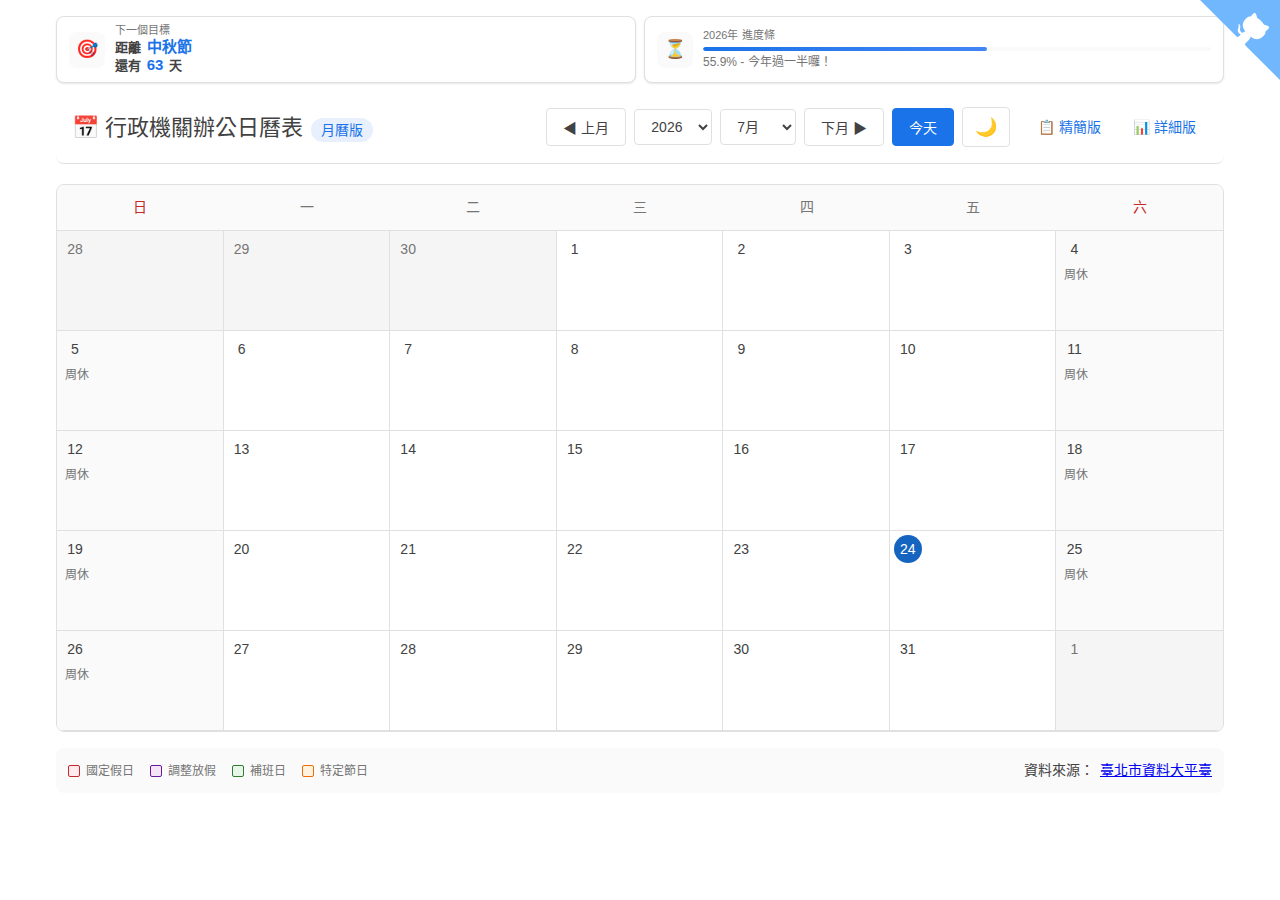
<file: src/main/resources/static/index.html>
<!DOCTYPE html>
<!--
  行政機關辦公日曆表 - 月曆版首頁 (index.html)
  功能：
  1. 提供類似 Google Calendar 的月曆視圖。
  2. 整合「社畜儀表板」，顯示連假倒數、年度進度與即時停班停課資訊。
  3. 支援年份切換與詳細/精簡版連結。
-->
<html lang="zh-TW">
  <head>
    <meta charset="UTF-8" />
    <meta name="viewport" content="width=device-width, initial-scale=1.0" />
    <link rel="icon" href="favicon.svg" type="image/svg+xml">
    <title>行政機關辦公日曆表</title>
    <!-- 引用外部樣式 -->
    <link rel="stylesheet" href="css/common.css">
    <link rel="stylesheet" href="css/index.css">
  </head>
  <body>
    <div class="container">
      <!-- Dashboard Area (社畜儀表板) -->
      <div class="dashboard" id="dashboard" style="display: none">
        <!-- 卡片 1: 下一個連假倒數 -->
        <div class="dashboard-card holiday-countdown">
          <div class="card-icon">🎯</div>
          <div class="card-content">
            <div class="card-title">下一個目標</div>
            <div class="card-desc" id="nextHolidayContent">載入中...</div>
          </div>
        </div>
        <!-- 卡片 2: 年度進度條 -->
        <div class="dashboard-card year-progress">
          <div class="card-icon">⏳</div>
          <div class="card-content">
            <div class="card-title" id="yearProgressTitle">2025年 進度條</div>
            <div class="progress-container">
              <div
                class="progress-bar"
                id="yearProgressBar"
                style="width: 0%"
              ></div>
            </div>
            <div
              class="card-desc"
              id="yearProgressDesc"
              style="
                font-size: 12px;
                font-weight: normal;
                color: var(--text-light);
              "
            >
              ...
            </div>
          </div>
        </div>

      </div>

      <!-- Header: 標題與導航 -->
      <div class="header">
        <h1>📅 行政機關辦公日曆表<span>月曆版</span></h1>
        <div class="controls">
          <button class="nav-btn" id="prevMonth">◀ 上月</button>
          <select id="yearSelect"></select>
          <select id="monthSelect"></select>
          <button class="nav-btn" id="nextMonth">下月 ▶</button>
          <button class="nav-btn primary" id="todayBtn">今天</button>
          <button class="theme-toggle" id="themeToggle" aria-label="切換黑色模式">
            <span class="theme-icon">🌙</span>
          </button>
        </div>
        <div class="nav-links">
          <a href="simple.html" class="nav-link" id="linkSimple">📋 精簡版</a>
          <a href="detail.html" class="nav-link" id="linkDetail">📊 詳細版</a>
        </div>
      </div>
      
      <!-- Calendar Grid: 月曆主體區 -->
      <div class="calendar">
        <div class="calendar-header">
          <div>日</div>
          <div>一</div>
          <div>二</div>
          <div>三</div>
          <div>四</div>
          <div>五</div>
          <div>六</div>
        </div>
        <div class="calendar-grid" id="calendarGrid">
          <div class="loading">載入中...</div>
        </div>
      </div>

      <!-- Legend: 圖例說明 -->
      <div class="legend">
        <div class="legend-item">
          <div
            class="legend-color"
            style="
              background: var(--holiday-bg);
              border: 1px solid var(--holiday);
            "
          ></div>
          國定假日
        </div>
        <div class="legend-item">
          <div
            class="legend-color"
            style="
              background: var(--adjusted-bg);
              border: 1px solid var(--adjusted);
            "
          ></div>
          調整放假
        </div>
        <div class="legend-item">
          <div
            class="legend-color"
            style="
              background: var(--workday-bg);
              border: 1px solid var(--workday);
            "
          ></div>
          補班日
        </div>
        <div class="legend-item">
          <div
            class="legend-color"
            style="
              background: var(--special-bg);
              border: 1px solid var(--special);
            "
          ></div>
          特定節日
        </div>
        <div class="legend-item" style="margin-left: auto; font-size: 14px; color: var(--text);">
          資料來源：<a href="https://data.taipei/" target="_blank">臺北市資料大平臺</a>
        </div>
      </div>
    </div>

    <!-- 回到頂端按鈕 -->
    <button id="backToTop" aria-label="回到頂端">
      <svg viewBox="0 0 24 24">
        <path d="M7.41 15.41L12 10.83l4.59 4.58L18 14l-6-6-6 6z"></path>
      </svg>
    </button>

    <!-- 應用程式邏輯 -->
    <script>
      // 資料路徑設定
      const DATA_PATH = 'opendata/holiday';
      
      // DOM 元素參考
      const yearSelect = document.getElementById('yearSelect');
      const monthSelect = document.getElementById('monthSelect');
      const calendarGrid = document.getElementById('calendarGrid');
      
      // 狀態變數
      let currentYear,
        currentMonth,
        holidayData = {}, // 快取已載入的假日資料
        availableYears = [], // 可用的年份列表
        isDarkMode = false; // 黑色模式狀態

      // 初始化月份選單 (1-12月)
      for (let m = 1; m <= 12; m++) {
        monthSelect.innerHTML += `<option value="${m}">${m}月</option>`;
      }

      /**
       * 應用程式初始化函式
       * 1. 取得現在日期
       * 2. 載入 availableYears 列表
       * 3. 設定 UI 初始狀態
       * 4. 載入所需年份資料並渲染
       */
      async function init() {
        const today = new Date();
        currentYear = today.getFullYear();
        currentMonth = today.getMonth() + 1;
        
        // 初始化黑色模式
        initTheme();
        
        try {
          // 加上時間戳記避免快取
          const res = await fetch(`${DATA_PATH}/years.json?t=${new Date().getTime()}`);
          availableYears = await res.json();
          yearSelect.innerHTML = availableYears
            .map((y) => `<option value="${y}">${y}</option>`)
            .join('');

          // 確保載入資料邏輯
          // 1. 用於顯示月曆的年份 (如果當前年份不在資料庫，預設顯示最新或最舊)
          let calendarYear = currentYear;
          if (!availableYears.includes(String(calendarYear))) {
            calendarYear = parseInt(availableYears[0]);
          }

          // 設定 UI
          yearSelect.value = calendarYear;
          monthSelect.value = currentMonth;

          // 更新全域變數以供 renderCalendar 使用
          currentYear = calendarYear;
          updateLinks();

          // 2. 載入資料
          // 載入月曆顯示年份
          await loadYear(currentYear);

          // 載入真實當前年份與明年 (為了 Dashboard 計算倒數)
          const realYear = today.getFullYear();
          if (realYear !== currentYear) await loadYear(realYear);
          if (availableYears.includes(String(realYear + 1))) {
            await loadYear(realYear + 1);
          }

          renderCalendar();
          renderDashboard();
          document.getElementById('dashboard').style.display = 'grid';
        } catch (e) {
          calendarGrid.innerHTML = `<div class="loading">載入失敗: ${e.message}</div>`;
          console.error(e);
        }
      }

      /**
       * 初始化黑色模式
       * 從 localStorage 讀取設定，並套用相應的主題
       */
      function initTheme() {
        const savedTheme = localStorage.getItem('theme');
        const prefersDark = window.matchMedia('(prefers-color-scheme: dark)').matches;
        
        isDarkMode = savedTheme === 'dark' || (!savedTheme && prefersDark);
        applyTheme();
      }

      /**
       * 切換黑色模式
       */
      function toggleTheme() {
        isDarkMode = !isDarkMode;
        localStorage.setItem('theme', isDarkMode ? 'dark' : 'light');
        applyTheme();
      }

      /**
       * 套用主題
       */
      function applyTheme() {
        document.documentElement.setAttribute('data-theme', isDarkMode ? 'dark' : 'light');
        const themeIcon = document.querySelector('.theme-icon');
        if (themeIcon) {
          themeIcon.textContent = isDarkMode ? '☀️' : '🌙';
        }
      }

      /**
       * 渲染 Dashboard (社畜儀表板)
       * 計算並顯示下一個連假與年度進度條
       */
      function renderDashboard() {
        const today = new Date();
        today.setHours(0, 0, 0, 0);
        // 格式化為 YYYYMMDD
        const todayStr = `${today.getFullYear()}${String(
          today.getMonth() + 1
        ).padStart(2, '0')}${String(today.getDate()).padStart(2, '0')}`;

        // --- 1. 下一個連假邏輯 ---
        let nextHoliday = null;
        // 搜尋今年和明年
        const searchYears = [today.getFullYear(), today.getFullYear() + 1];

        // 尋找候選人
        for (const year of searchYears) {
          const data = holidayData[year];
          if (!data) continue;

          for (const h of data) {
            // 過濾掉過去的日期
            if (h.date < todayStr) continue;

            // 必須是放假日 (holiday: true)
            if (!h.holiday) continue;

            // 過濾掉單純的週末 (除非是特別指定的節日)
            const category = (h.holidayCategory || '').trim();
            if (category === '星期六、星期日') continue;

            // 找到第一個符合的
            nextHoliday = h;
            break;
          }
          if (nextHoliday) break;
        }

        const holidayTitle = document.getElementById('nextHolidayContent');

        if (nextHoliday) {
          const targetDate = new Date(
            parseInt(nextHoliday.date.substring(0, 4)),
            parseInt(nextHoliday.date.substring(4, 6)) - 1,
            parseInt(nextHoliday.date.substring(6, 8))
          );

          const diffTime = targetDate - today;
          const diffDays = Math.ceil(diffTime / (1000 * 60 * 60 * 24));

          let desc = '';
          const name = nextHoliday.name || '放假';

          if (diffDays <= 0) {
            desc = `正在放假中！<br>享受 <span class="highlight">${name}</span> 吧！`;
          } else {
            desc = `距離 <span class="highlight">${name}</span><br>還有 <span class="highlight">${diffDays}</span> 天`;
          }
          holidayTitle.innerHTML = desc;
        } else {
          holidayTitle.innerHTML =
            '資料庫中暫無下一個假期...<br>先專心工作吧！';
        }

        // --- 2. 年度進度條邏輯 ---
        const startOfYear = new Date(today.getFullYear(), 0, 1);
        const endOfYear = new Date(today.getFullYear() + 1, 0, 1);
        const totalMillis = endOfYear - startOfYear;
        const elapsedMillis = today - startOfYear; // 現在距離年初過了多久
        let progress = (elapsedMillis / totalMillis) * 100;
        progress = Math.max(0, Math.min(100, progress)); // 限制 0-100

        document.getElementById(
          'yearProgressTitle'
        ).innerText = `${today.getFullYear()}年 進度條`;
        document.getElementById('yearProgressBar').style.width = `${progress}%`;

        let progressText = '';
        if (progress < 15) progressText = '新的一年，請多指教';
        else if (progress < 40) progressText = '努力搬磚中...';
        else if (progress < 60) progressText = '今年過一半囉！';
        else if (progress < 85) progressText = '撐住！年終在向你招手';
        else progressText = '最後衝刺！';

        document.getElementById(
          'yearProgressDesc'
        ).innerText = `${progress.toFixed(1)}% - ${progressText}`;
      }


      /**
       * 載入特定年份的資料
       * @param {number} year - 目標年份
       */
      async function loadYear(year) {
        if (holidayData[year]) return;
        try {
          const res = await fetch(`${DATA_PATH}/${year}.json?t=${new Date().getTime()}`);
          if (res.ok) holidayData[year] = await res.json();
        } catch (e) {
          console.warn(`無法載入 ${year} 年資料`);
        }
      }

      /**
       * 更新跳轉連結 (將當前選擇的年份帶入 URL 參數)
       */
      function updateLinks() {
        document.getElementById(
          'linkSimple'
        ).href = `simple.html?year=${currentYear}`;
        document.getElementById(
          'linkDetail'
        ).href = `detail.html?year=${currentYear}`;
      }

      /**
       * 取得事件顯示文字（套用精簡版邏輯）
       * 負責根據假日類別判斷顯示名稱與樣式類型
       * 
       * @param {Object} item - 假日資料物件
       * @param {boolean} isWeekend - 是否為週末
       * @returns {Object} { display: 顯示文字, tooltip: 提示文字, type: 類型 }
       */
      function getEventDescription(item, isWeekend) {
        const isHoliday = item.holiday;
        const name = (item.name || '').trim();
        const desc = (item.description || '').trim();
        const category = (item.holidayCategory || '').trim();
        let display = '';
        let type = 'holiday'; // holiday, workday, special

        if (category === '特定節日') {
          display = name;
          type = 'special';
        } else if (!isHoliday || category === '補行上班日') {
          // 補班日
          display = name ? `補班(${name})` : '補班';
          type = 'workday';
        } else if (category === '星期六、星期日') {
          // 周休
          if (name || desc) {
            display = name ? `周休(${name})` : '周休(詳)';
            type = 'weekend-special';
          } else {
            display = '周休';
            type = 'weekend';
          }
        } else if (category === '調整放假日') {
          // 調整放假（如小年夜）
          display = name || '調整放假';
          type = 'adjusted';
        } else if (category === '放假之紀念日及節日') {
          // 國定假日
          display = name || '國定假日';
          type = 'holiday';
        } else if (name) {
          // 其他有名稱的節日（如節氣）
          display = name;
          type = 'special';
        } else {
          // 其他補假
          display = '補假';
          type = 'holiday';
        }

        const note = (item.note || '').trim();
        let tooltip = desc || `${category}${name ? ': ' + name : ''}`;
        if (note) {
            tooltip += ` (${note})`;
        }

        return {
          display,
          tooltip,
          type,
        };
      }

      /**
       * 渲染月曆核心邏輯
       * 計算每月天數、補白、填入日期與事件
       */
      function renderCalendar() {
        const firstDay = new Date(currentYear, currentMonth - 1, 1);
        const lastDay = new Date(currentYear, currentMonth, 0);
        // 週日開始: getDay() 週日=0, 週一=1, ..., 週六=6
        const startDay = firstDay.getDay();
        const daysInMonth = lastDay.getDate();
        const today = new Date();
        const todayStr = `${today.getFullYear()}/${String(
          today.getMonth() + 1
        ).padStart(2, '0')}/${String(today.getDate()).padStart(2, '0')}`;

        const yearData = holidayData[currentYear] || [];
        const dateMap = {};
        yearData.forEach((h) => {
          dateMap[h.date] = h;
        });

        let html = '';
        // 上月補位 (填補第一週前面的空白)
        const prevMonth = new Date(currentYear, currentMonth - 1, 0);
        for (let i = startDay - 1; i >= 0; i--) {
          const d = prevMonth.getDate() - i;
          html += `<div class="day-cell other-month"><span class="day-number">${d}</span></div>`;
        }
        // 當月日期生成
        for (let d = 1; d <= daysInMonth; d++) {
          // JSON 資料日期格式為 YYYYMMDD (如 20250127)
          const dateKey = `${currentYear}${String(currentMonth).padStart(
            2,
            '0'
          )}${String(d).padStart(2, '0')}`;
          // 顯示用格式 YYYY/MM/DD
          const dateDisplay = `${currentYear}/${String(currentMonth).padStart(
            2,
            '0'
          )}/${String(d).padStart(2, '0')}`;
          const dayOfWeek = new Date(currentYear, currentMonth - 1, d).getDay();
          const isWeekend = dayOfWeek === 0 || dayOfWeek === 6;
          const isToday = dateDisplay === todayStr;
          const h = dateMap[dateKey];

          let classes = 'day-cell';
          if (isWeekend) classes += ' weekend';
          if (isToday) classes += ' today';

          let events = '';
          if (h) {
            // 套用精簡版邏輯：顯示周休、補班等資訊
            const eventInfo = getEventDescription(h, isWeekend);
            // 根據類型設定不同的樣式 class
            const eventClass = `event ${eventInfo.type}`;
            events = `<div class="${eventClass}" title="${eventInfo.tooltip}">${eventInfo.display}</div>`;
          }

          html += `<div class="${classes}"><span class="day-number">${d}</span><div class="day-events">${events}</div></div>`;
        }
        // 計算需要幾週以決定網格高度
        const totalCells = startDay + daysInMonth;
        const weeksNeeded = Math.ceil(totalCells / 7);
        const targetCells = weeksNeeded * 7;
        // 下月補位 - 填滿該週數所需的格子
        const remaining = targetCells - totalCells;
        for (let d = 1; d <= remaining; d++) {
          html += `<div class="day-cell other-month"><span class="day-number">${d}</span></div>`;
        }
        // 設定週數 class 以調整格子高度 (CSS Grid)
        calendarGrid.className = `calendar-grid weeks-${weeksNeeded}`;
        calendarGrid.innerHTML = html;
      }

      /**
       * 切換月份
       * @param {number} delta - 切換量 (+1 或 -1)
       */
      async function changeMonth(delta) {
        currentMonth += delta;
        if (currentMonth > 12) {
          currentMonth = 1;
          currentYear++;
        } else if (currentMonth < 1) {
          currentMonth = 12;
          currentYear--;
        }
        // 若切換後的年份無資料，跳轉至邊界年份
        if (!availableYears.includes(String(currentYear))) {
          currentYear = parseInt(
            availableYears[delta > 0 ? 0 : availableYears.length - 1]
          );
          currentMonth = delta > 0 ? 1 : 12;
        }
        yearSelect.value = currentYear;
        monthSelect.value = currentMonth;
        updateLinks();
        await loadYear(currentYear);
        renderCalendar();
      }

      // 事件綁定
      document.getElementById('prevMonth').onclick = () => changeMonth(-1);
      document.getElementById('nextMonth').onclick = () => changeMonth(1);
      document.getElementById('todayBtn').onclick = async () => {
        const today = new Date();
        currentYear = today.getFullYear();
        currentMonth = today.getMonth() + 1;
        if (!availableYears.includes(String(currentYear))) {
          currentYear = parseInt(availableYears[0]);
        }
        yearSelect.value = currentYear;
        monthSelect.value = currentMonth;
        updateLinks();
        await loadYear(currentYear);
        renderCalendar();
      };
      document.getElementById('themeToggle').onclick = toggleTheme;
      yearSelect.onchange = async () => {
        currentYear = parseInt(yearSelect.value);
        updateLinks();
        await loadYear(currentYear);
        renderCalendar();
      };
      monthSelect.onchange = () => {
        currentMonth = parseInt(monthSelect.value);
        renderCalendar();
      };

      // 啟動程式
      init();
    </script>
    <!-- 引用共用腳本 -->
    <script src="js/common.js"></script>
    <!-- 回到頂端按鈕 -->
  </body>
</html>
</file>
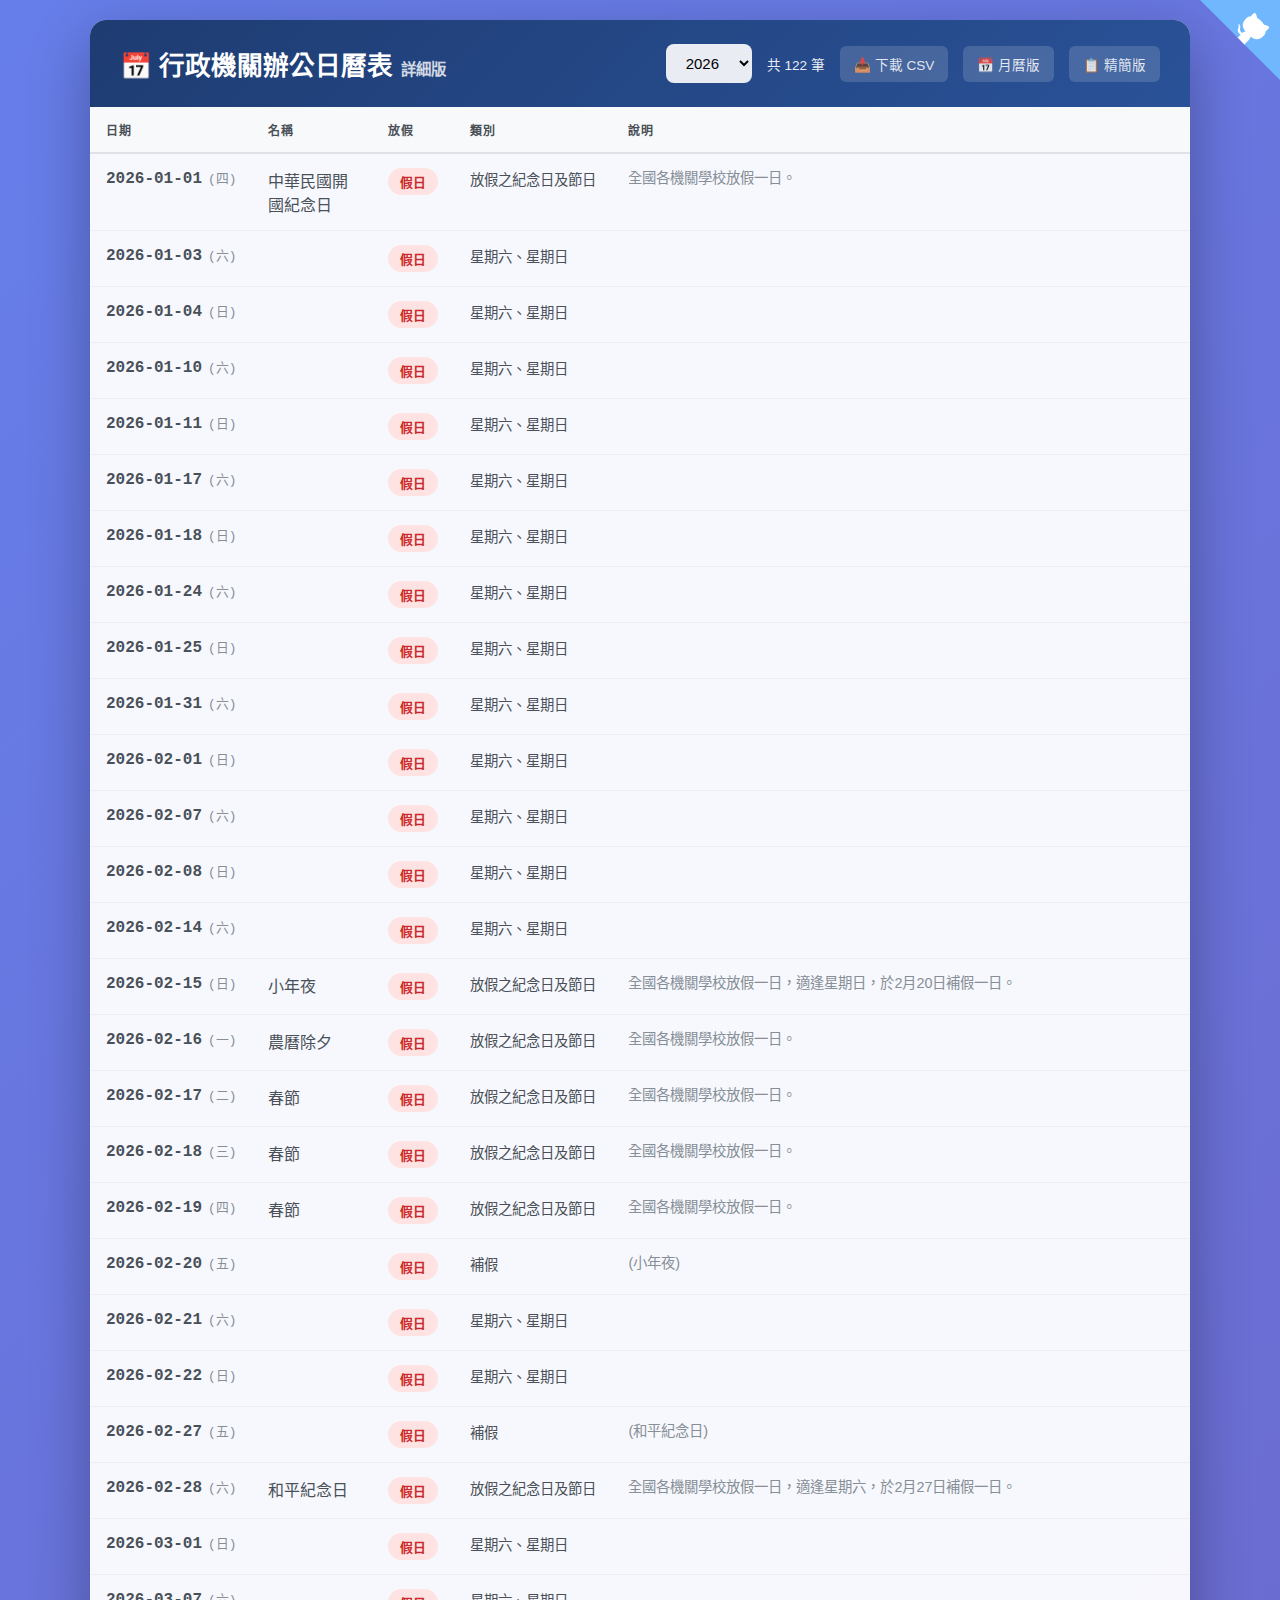
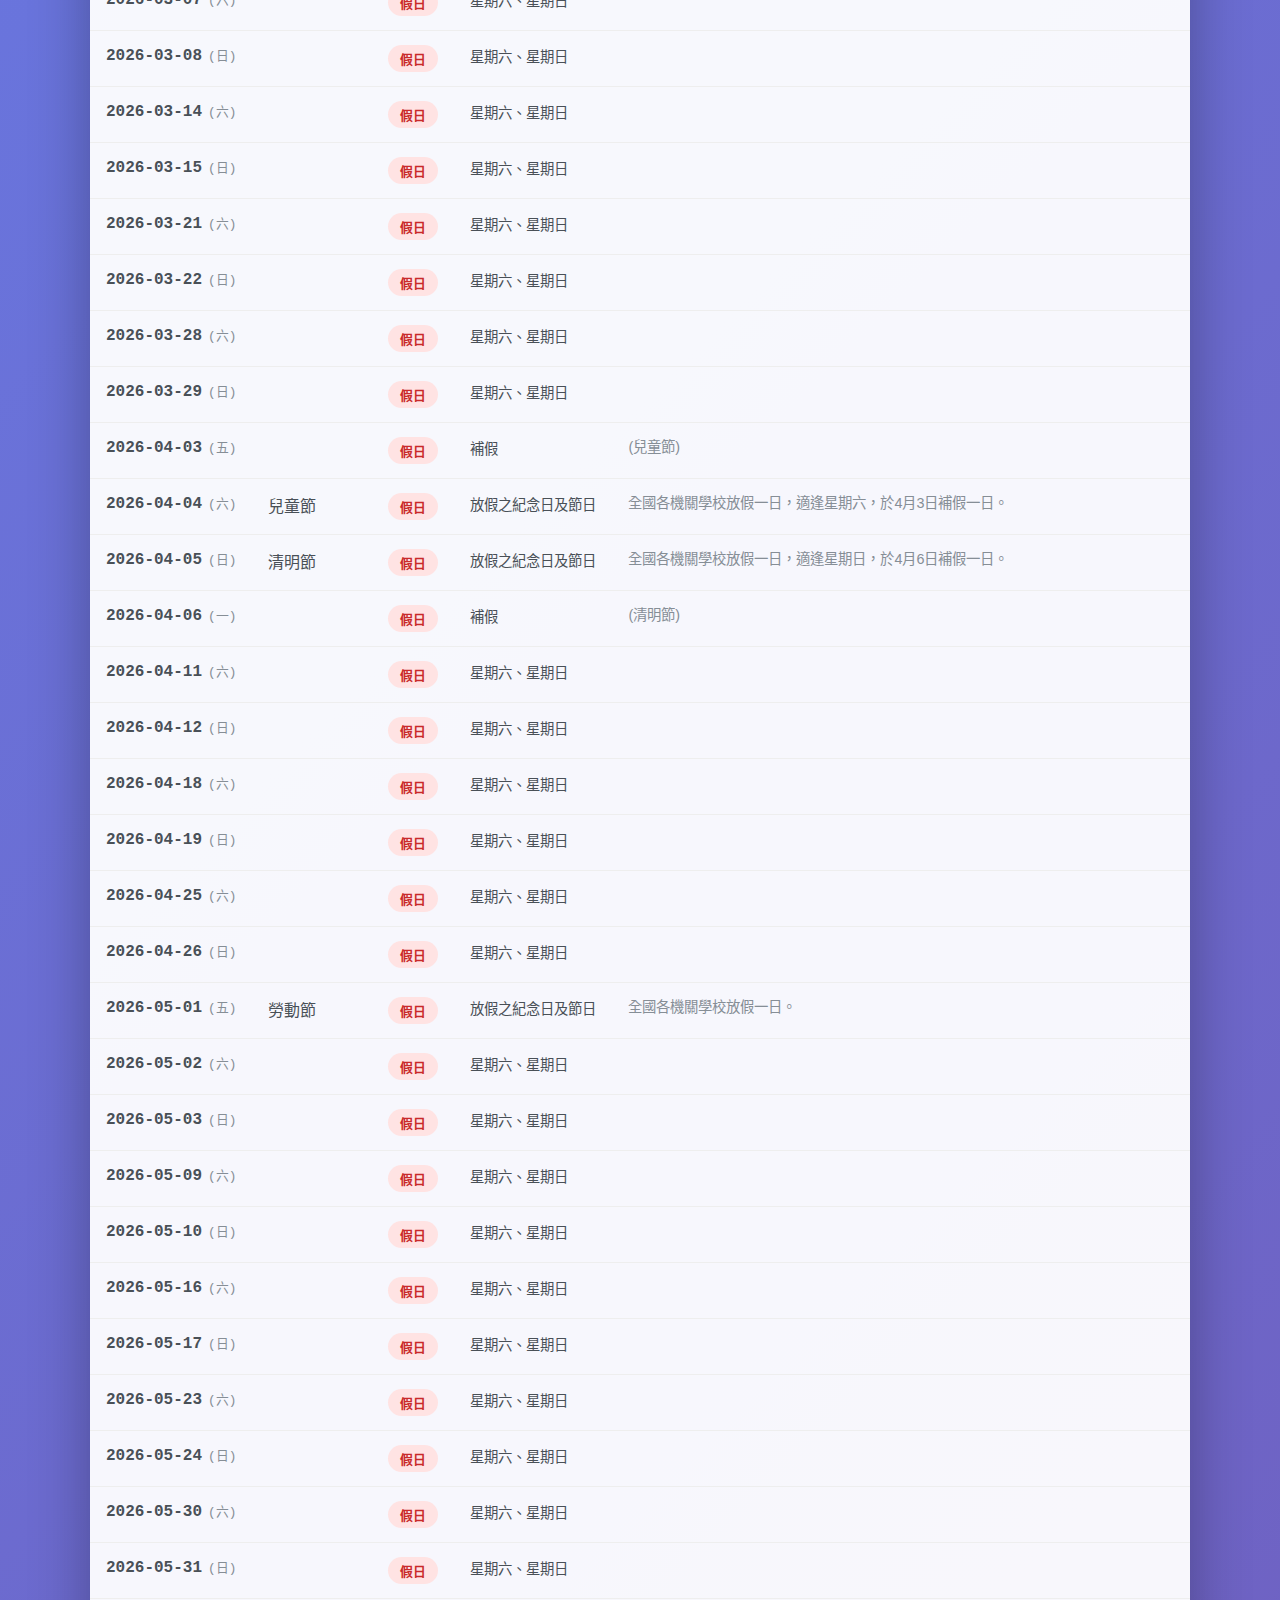
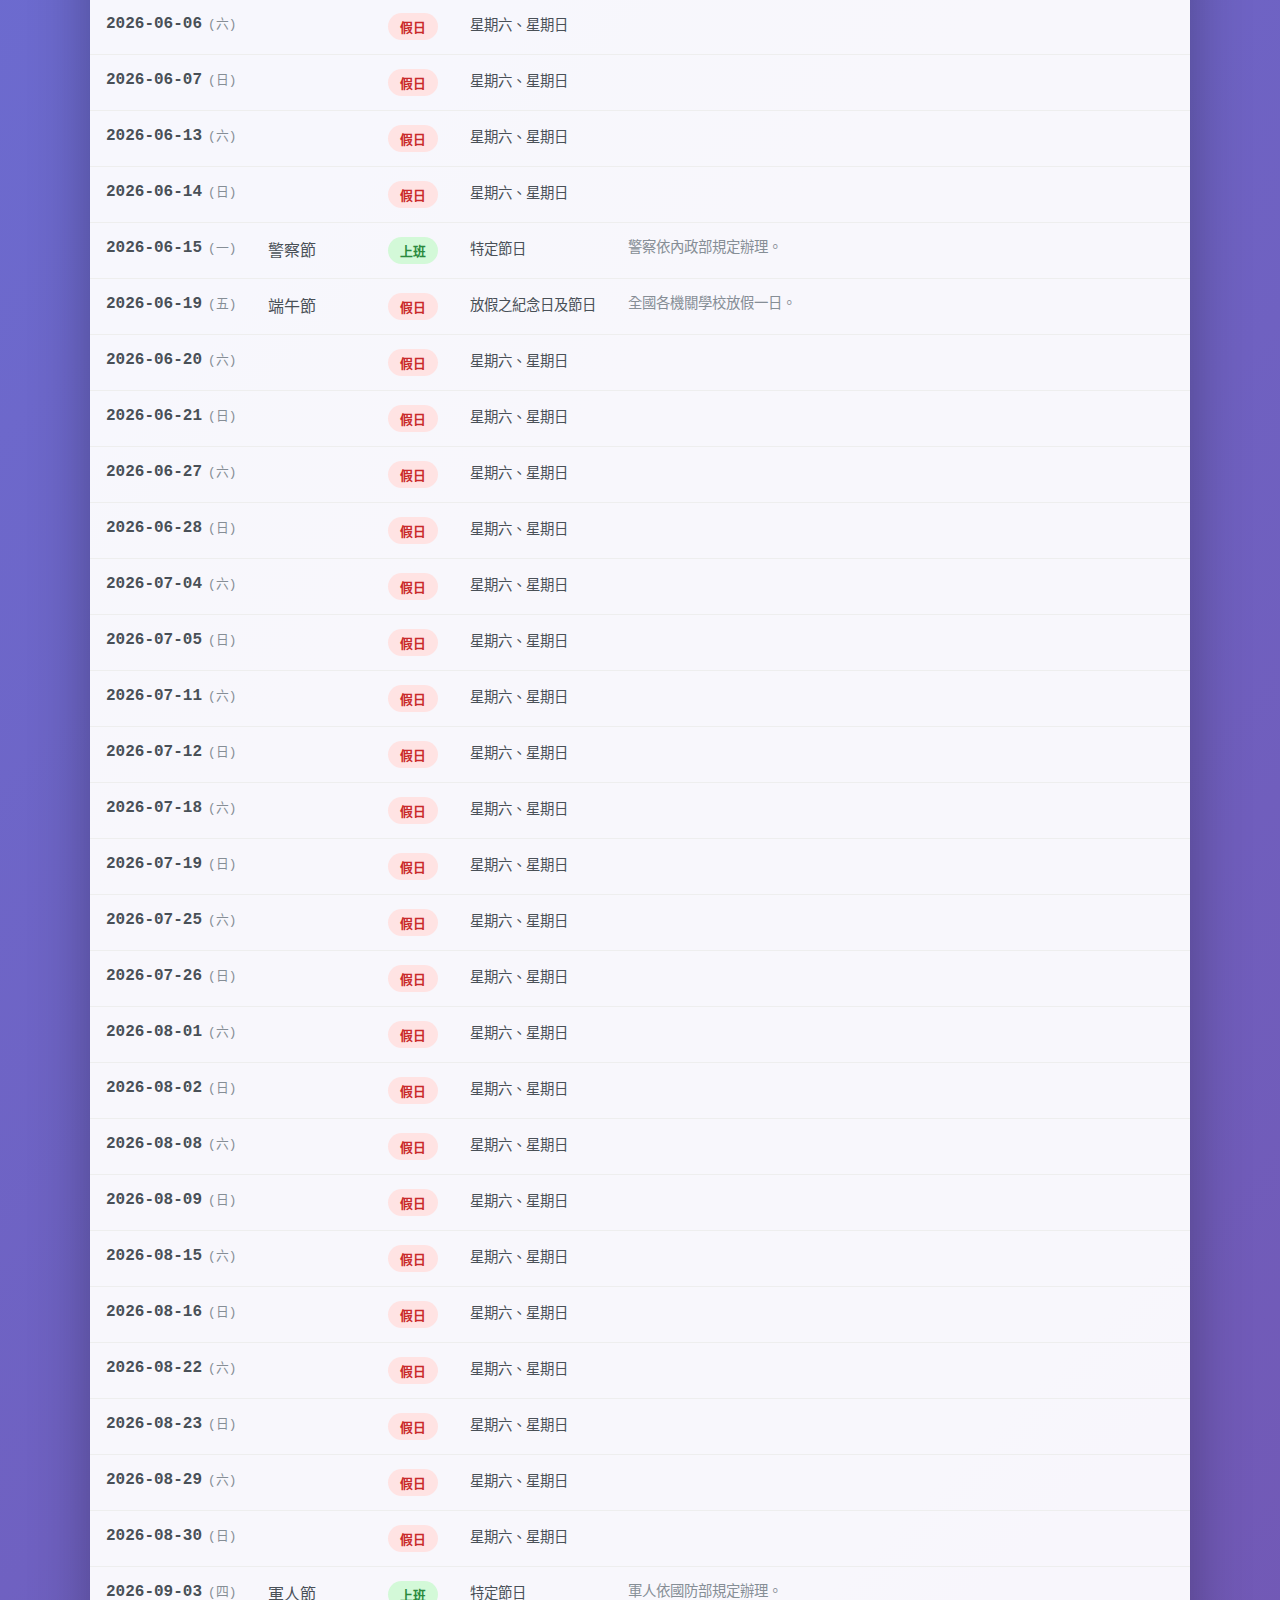
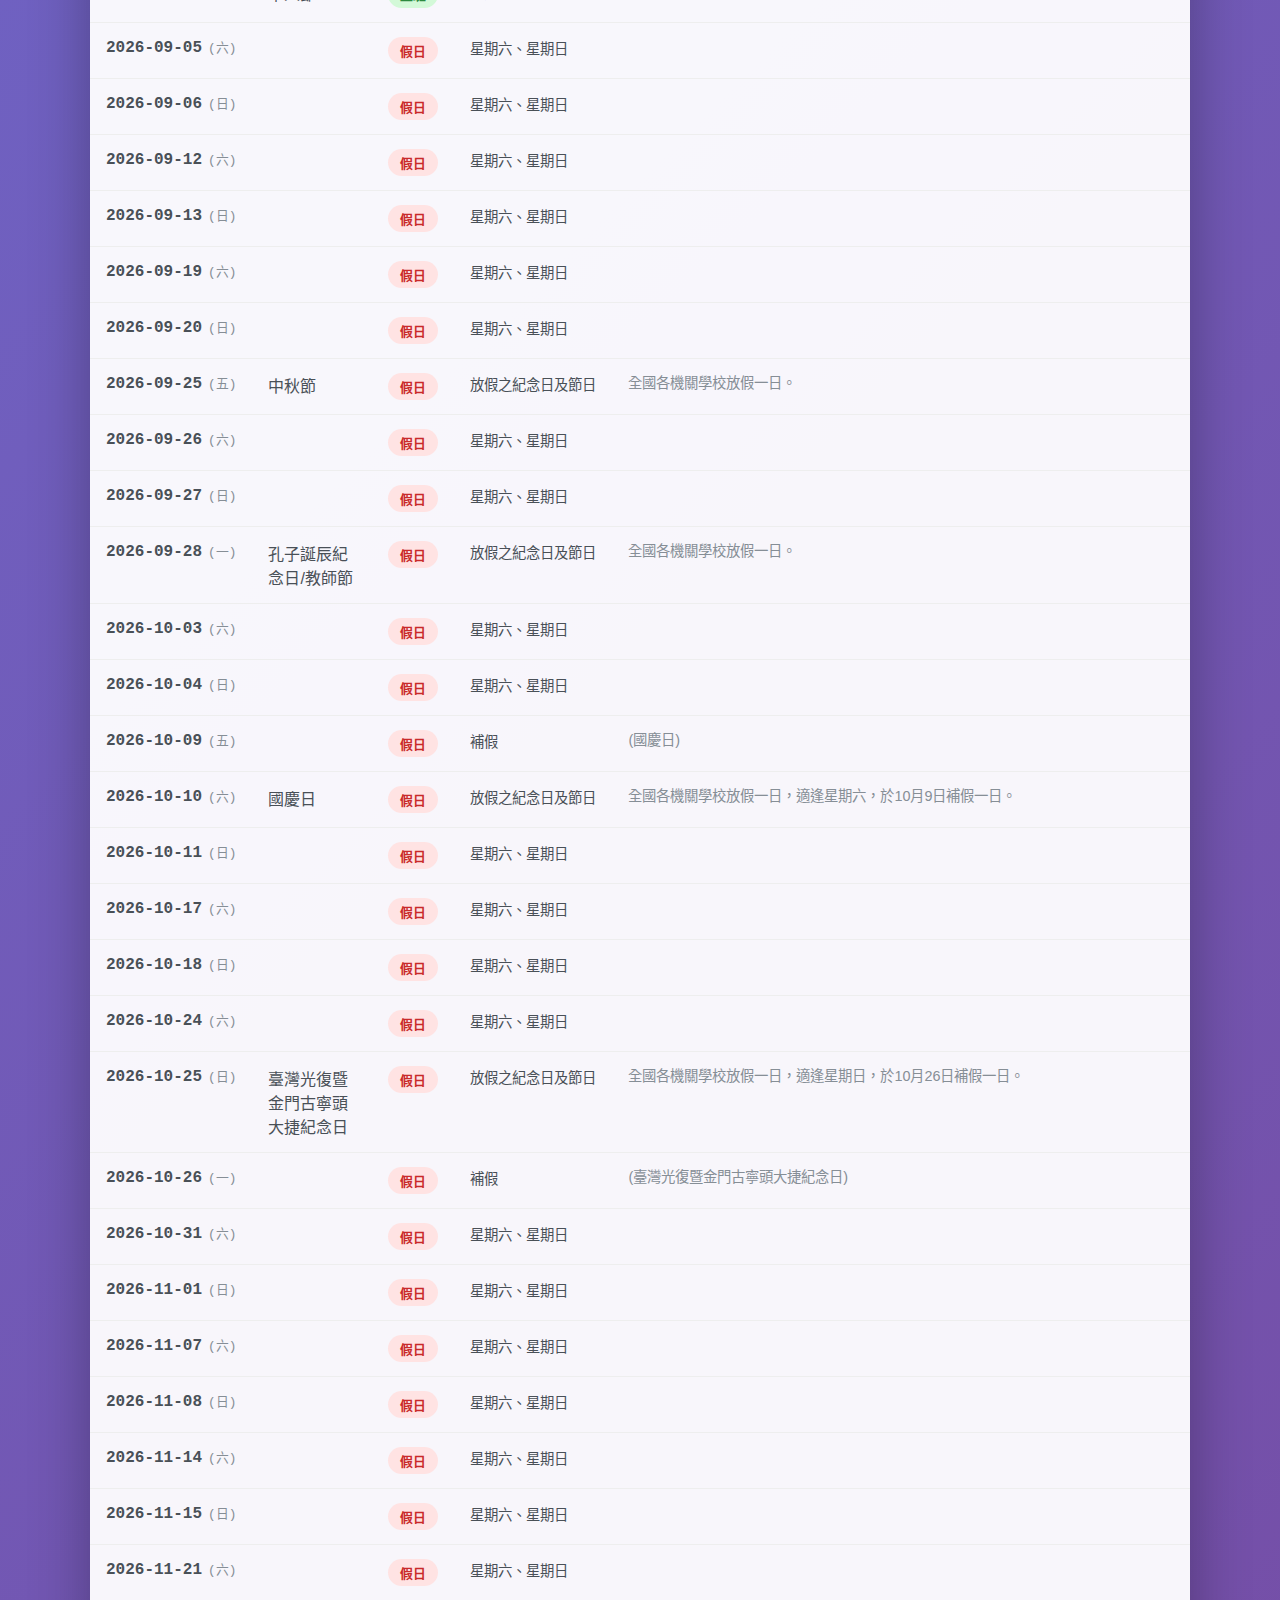
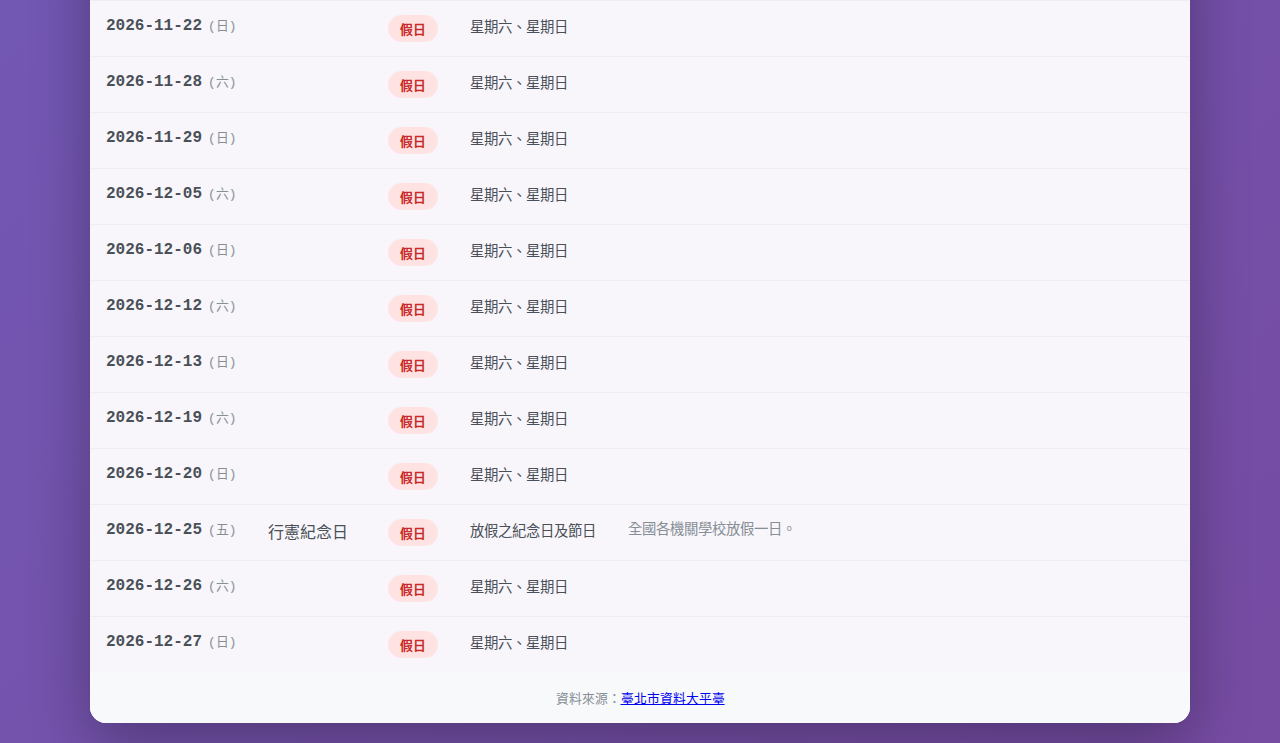
<file: src/main/resources/static/detail.html>
<!DOCTYPE html>
<!--
  行政機關辦公日曆表 - 詳細版 (detail.html)
  功能：
  1. 提供完整的假日資料表格，顯示所有原始欄位 (包含類別、備註等)。
  2. 適合需要查看詳細資料或進行資料核對的使用者。
  3. 提供完整欄位的 CSV 下載功能。
-->
<html lang="zh-TW">
  <head>
    <meta charset="UTF-8">
    <meta name="viewport" content="width=device-width, initial-scale=1.0">
    <link rel="icon" href="favicon.svg" type="image/svg+xml">
    <title>行政機關辦公日曆表 - 詳細版</title>
    <!--
      樣式定義區
      使用寬版容器以容納更多欄位。
      針對手機版表格進行響應式調整 (雖然表格較寬，仍透過 overflow-x: auto 保持可用性)。
    -->
    <style>
      * {
        box-sizing: border-box;
        margin: 0;
        padding: 0;
      }
      body {
        font-family: -apple-system, BlinkMacSystemFont, "Segoe UI",
          "Microsoft JhengHei", sans-serif;
        background: linear-gradient(135deg, #667eea 0%, #764ba2 100%);
        min-height: 100vh;
        padding: 20px;
      }
      .container {
        max-width: 1100px;
        margin: 0 auto;
        background: rgba(255, 255, 255, 0.95);
        border-radius: 16px;
        box-shadow: 0 20px 60px rgba(0, 0, 0, 0.3);
        overflow: hidden;
      }
      .header {
        background: linear-gradient(135deg, #1e3c72 0%, #2a5298 100%);
        color: white;
        padding: 24px 30px;
        display: flex;
        justify-content: space-between;
        align-items: center;
        flex-wrap: wrap;
        gap: 15px;
      }
      .header h1 {
        font-size: 1.6em;
        font-weight: 600;
      }
      .header h1 span {
        font-size: 0.6em;
        opacity: 0.8;
        margin-left: 8px;
      }
      .controls {
        display: flex;
        align-items: center;
        gap: 15px;
        flex-wrap: wrap;
      }
      .controls select {
        padding: 10px 16px;
        font-size: 15px;
        border: none;
        border-radius: 8px;
        background: rgba(255, 255, 255, 0.9);
        cursor: pointer;
        font-weight: 500;
        transition: all 0.2s;
      }
      .controls select:hover {
        background: white;
        transform: translateY(-1px);
      }
      .controls .status {
        font-size: 0.85em;
        opacity: 0.9;
      }
      .nav-link {
        color: rgba(255, 255, 255, 0.85);
        text-decoration: none;
        font-size: 0.85em;
        padding: 8px 14px;
        border-radius: 6px;
        background: rgba(255, 255, 255, 0.15);
        transition: all 0.2s;
      }
      .nav-link:hover {
        background: rgba(255, 255, 255, 0.25);
        color: white;
      }
      .table-container {
        overflow-x: auto;
      }
      table {
        width: 100%;
        border-collapse: collapse;
      }
      th {
        background: #f8f9fa;
        color: #495057;
        font-weight: 600;
        text-transform: uppercase;
        font-size: 0.75em;
        letter-spacing: 0.5px;
        padding: 14px 16px;
        text-align: left;
        border-bottom: 2px solid #dee2e6;
        white-space: nowrap;
      }
      td {
        padding: 14px 16px;
        border-bottom: 1px solid #eee;
        vertical-align: top;
      }
      tr:hover {
        background: #f8f9ff;
      }
      tr:last-child td {
        border-bottom: none;
      }
      .col-date {
        width: 140px;
      }
      .col-name {
        width: 120px;
      }
      .col-holiday {
        width: 70px;
      }
      .col-category {
        width: 90px;
      }
      .date-cell {
        font-family: "SF Mono", "Consolas", monospace;
        font-weight: 600;
        color: #495057;
        white-space: nowrap;
      }
      .date-cell .weekday {
        font-size: 0.8em;
        color: #868e96;
        margin-left: 6px;
        font-weight: 400;
      }
      .name-cell {
        color: #495057;
        word-break: break-word;
      }
      .holiday-cell {
        text-align: center;
      }
      .holiday-badge {
        display: inline-block;
        padding: 4px 12px;
        border-radius: 20px;
        font-size: 0.8em;
        font-weight: 600;
        white-space: nowrap;
      }
      .holiday-yes {
        background: #ffe3e3;
        color: #c92a2a;
      }
      .holiday-no {
        background: #d3f9d8;
        color: #2b8a3e;
      }
      .category-cell {
        color: #495057;
        font-size: 0.9em;
        white-space: nowrap;
      }
      .desc-cell {
        color: #868e96;
        font-size: 0.9em;
        line-height: 1.5;
        word-break: break-word;
      }
      .loading {
        text-align: center;
        padding: 60px 20px;
        color: #868e96;
      }
      .loading-spinner {
        display: inline-block;
        width: 30px;
        height: 30px;
        border: 3px solid #e9ecef;
        border-top-color: #667eea;
        border-radius: 50%;
        animation: spin 0.8s linear infinite;
        margin-bottom: 12px;
      }
      @keyframes spin {
        to {
          transform: rotate(360deg);
        }
      }
      .empty-state {
        text-align: center;
        padding: 60px 20px;
        color: #868e96;
      }
      .footer {
        padding: 16px 30px;
        background: #f8f9fa;
        text-align: center;
        font-size: 0.8em;
        color: #868e96;
      }
      @media (max-width: 768px) {
        .header {
          padding: 20px;
        }
        .header h1 {
          font-size: 1.3em;
        }
        th,
        td {
          padding: 10px 12px;
          font-size: 0.85em;
        }
        .col-date,
        .col-name,
        .col-holiday,
        .col-category {
          width: auto;
        }
        .date-cell .weekday {
          display: block;
          margin: 4px 0 0 0;
        }
      }
    </style>
  </head>
  <body>
    <div class="container">
      <!-- 頁首與導航 -->
      <div class="header">
        <h1>📅 行政機關辦公日曆表<span>詳細版</span></h1>
        <div class="controls">
          <select id="yearSelect">
            <option disabled selected>載入中...</option>
          </select>
          <span id="status" class="status"></span>
          <button id="downloadBtn" class="nav-link" style="cursor:pointer; border:none; font-family: inherit;">📥 下載 CSV</button>
          <a href="index.html" class="nav-link">📅 月曆版</a>
          <a href="simple.html" class="nav-link">📋 精簡版</a>
        </div>
      </div>
      
      <!-- 資料表格 -->
      <div class="table-container">
        <table id="dataTable">
          <thead>
            <tr>
              <th class="col-date">日期</th>
              <th class="col-name">名稱</th>
              <th class="col-holiday">放假</th>
              <th class="col-category">類別</th>
              <th class="col-desc">說明</th>
            </tr>
          </thead>
          <tbody></tbody>
        </table>
      </div>
      <div class="footer">資料來源：<a href="https://data.taipei/" target="_blank">臺北市資料大平臺</a></div>
    </div>

    <!-- 應用程式邏輯 -->
    <script>
      // DOM 元素參考
      const yearSelect = document.getElementById("yearSelect");
      const tableBody = document.querySelector("#dataTable tbody");
      const statusEl = document.getElementById("status");
      const downloadBtn = document.getElementById("downloadBtn");
      
      // 常數定義
      const DATA_PATH = "opendata/holiday";
      const WEEKDAYS = ["日", "一", "二", "三", "四", "五", "六"];
      let currentData = [];

      /**
       * 解析 YYYYMMDD 格式字串為 Date 物件
       */
      function parseDate(s) {
        if (!s || s.length !== 8) return null;
        return new Date(+s.slice(0, 4), +s.slice(4, 6) - 1, +s.slice(6, 8));
      }

      /**
       * 格式化日期字串 (YYYY-MM-DD (週X))
       */
      function formatDate(s, date) {
        if (!s || s.length !== 8) return s;
        const wd = date ? WEEKDAYS[date.getDay()] : "";
        return `${s.slice(0, 4)}-${s.slice(4, 6)}-${s.slice(
          6,
          8
        )}<span class="weekday">(${wd})</span>`;
      }

      /**
       * 初始化：載入年份列表
       */
      async function init() {
        statusEl.textContent = "載入中...";
        try {
          const res = await fetch(`${DATA_PATH}/years.json?t=${new Date().getTime()}`);
          if (!res.ok) throw new Error("無法讀取年份");
          const years = await res.json();
          yearSelect.innerHTML = years
            .map((y) => `<option value="${y}">${y}</option>`)
            .join("");
            
          // 支援 URL 參數指定年份
          const urlParams = new URLSearchParams(window.location.search);
          const urlYear = urlParams.get("year");
          if (urlYear && years.includes(urlYear)) {
            yearSelect.value = urlYear;
          }
          loadData();
        } catch (e) {
          yearSelect.innerHTML = "<option>載入失敗</option>";
          statusEl.textContent = e.message;
        }
      }

      /**
       * 載入選定年份的 JSON 資料
       */
      async function loadData() {
        const year = yearSelect.value;
        if (!year) return;
        statusEl.textContent = "載入中...";
        tableBody.innerHTML =
          '<tr><td colspan="5" class="loading"><div class="loading-spinner"></div><div>載入資料中...</div></td></tr>';
        try {
          const res = await fetch(`${DATA_PATH}/${year}.json?t=${new Date().getTime()}`);
          if (!res.ok) throw new Error(`HTTP ${res.status}`);
          const data = await res.json();
          currentData = data;
          renderTable(data);
          statusEl.textContent = `共 ${data.length} 筆`;
        } catch (e) {
          console.error(e);
          currentData = [];
          tableBody.innerHTML = `<tr><td colspan="5" class="empty-state">載入失敗: ${e.message}</td></tr>`;
        }
      }

      /**
       * 渲染表格內容
       *詳細版會顯示：名稱、類別與完整說明
       */
      function renderTable(data) {
        if (!data.length) {
          tableBody.innerHTML =
            '<tr><td colspan="5" class="empty-state">無資料</td></tr>';
          return;
        }
        tableBody.innerHTML = data
          .map((item) => {
            const date = parseDate(item.date);
            const badge = item.holiday ? "holiday-yes" : "holiday-no";
            const badgeText = item.holiday ? "假日" : "上班";
            
            // 組合完整說明：description + note
            let desc = item.description || "";
            if (item.note) {
                if (desc) desc += " ";
                desc += `(${item.note})`;
            }

            return `<tr>
            <td class="date-cell">${formatDate(item.date, date)}</td>
            <td class="name-cell">${item.name || ""}</td>
            <td class="holiday-cell"><span class="holiday-badge ${badge}">${badgeText}</span></td>
            <td class="category-cell">${item.holidayCategory || ""}</td>
            <td class="desc-cell">${desc}</td>
        </tr>`;
          })
          .join("");
      }

      /**
       * 下載 CSV 功能
       * 匯出所有欄位 (包含類別與說明)
       */
      function downloadCSV() {
        if (!currentData || currentData.length === 0) {
          alert("無資料可下載");
          return;
        }

        const headers = ["日期", "名稱", "是否放假", "類別", "說明"];
        const csvContent = [
            headers.join(","), 
            ...currentData.map(item => {
                const dateStr = item.date.replace(/^(\d{4})(\d{2})(\d{2})$/, "$1-$2-$3");
                const isHolidayStr = item.holiday ? "是" : "否";
                
                let desc = item.description || "";
                if (item.note) {
                    if (desc) desc += " ";
                    desc += `(${item.note})`;
                }

                // 處理 CSV 特殊字元 (逗號、換行、雙引號)
                const escapeCsv = (field) => {
                  if (field == null) return "";
                  const stringField = String(field);
                  if (stringField.includes(",") || stringField.includes("\n") || stringField.includes('"')) {
                    return `"${stringField.replace(/"/g, '""')}"`;
                  }
                  return stringField;
                };

                return [
                  dateStr, 
                  escapeCsv(item.name),
                  isHolidayStr,
                  escapeCsv(item.holidayCategory),
                  escapeCsv(desc)
                ].join(",");
            })
        ].join("\n");

        // 加入 BOM
        const blob = new Blob(["\ufeff" + csvContent], { type: "text/csv;charset=utf-8;" });
        const url = URL.createObjectURL(blob);
        const link = document.createElement("a");
        link.setAttribute("href", url);
        link.setAttribute("download", `holiday_detail_${yearSelect.value}.csv`);
        link.style.visibility = "hidden";
        document.body.appendChild(link);
        link.click();
        document.body.removeChild(link);
      }

      // 事件綁定
      yearSelect.addEventListener("change", loadData);
      downloadBtn.addEventListener("click", downloadCSV);
      
      // 啟動程式
      init();
    </script>
  </body>
  <a
    href="https://github.com/vancetang/spring-boot-lab"
    class="github-corner"
    aria-label="View source on GitHub"
    ><svg
      width="80"
      height="80"
      viewBox="0 0 250 250"
      style="
        fill: #70b7fd;
        color: #fff;
        position: absolute;
        top: 0;
        border: 0;
        right: 0;
      "
      aria-hidden="true"
    >
      <path d="M0,0 L115,115 L130,115 L142,142 L250,250 L250,0 Z" />
      <path
        d="M128.3,109.0 C113.8,99.7 119.0,89.6 119.0,89.6 C122.0,82.7 120.5,78.6 120.5,78.6 C119.2,72.0 123.4,76.3 123.4,76.3 C127.3,80.9 125.5,87.3 125.5,87.3 C122.9,97.6 130.6,101.9 134.4,103.2"
        fill="currentColor"
        style="transform-origin: 130px 106px"
        class="octo-arm"
      />
      <path
        d="M115.0,115.0 C114.9,115.1 118.7,116.5 119.8,115.4 L133.7,101.6 C136.9,99.2 139.9,98.4 142.2,98.6 C133.8,88.0 127.5,74.4 143.8,58.0 C148.5,53.4 154.0,51.2 159.7,51.0 C160.3,49.4 163.2,43.6 171.4,40.1 C171.4,40.1 176.1,42.5 178.8,56.2 C183.1,58.6 187.2,61.8 190.9,65.4 C194.5,69.0 197.7,73.2 200.1,77.6 C213.8,80.2 216.3,84.9 216.3,84.9 C212.7,93.1 206.9,96.0 205.4,96.6 C205.1,102.4 203.0,107.8 198.3,112.5 C181.9,128.9 168.3,122.5 157.7,114.1 C157.9,116.9 156.7,120.9 152.7,124.9 L141.0,136.5 C139.8,137.7 141.6,141.9 141.8,141.8 Z"
        fill="currentColor"
        class="octo-body"
      /></svg></a
  ><style>
    .github-corner:hover .octo-arm {
      animation: octocat-wave 560ms ease-in-out;
    }
    @keyframes octocat-wave {
      0%,
      100% {
        transform: rotate(0);
      }
      20%,
      60% {
        transform: rotate(-25deg);
      }
      40%,
      80% {
        transform: rotate(10deg);
      }
    }
    @media (max-width: 500px) {
      .github-corner:hover .octo-arm {
        animation: none;
      }
      .github-corner .octo-arm {
        animation: octocat-wave 560ms ease-in-out;
      }
    }
  </style>
</html>
</file>
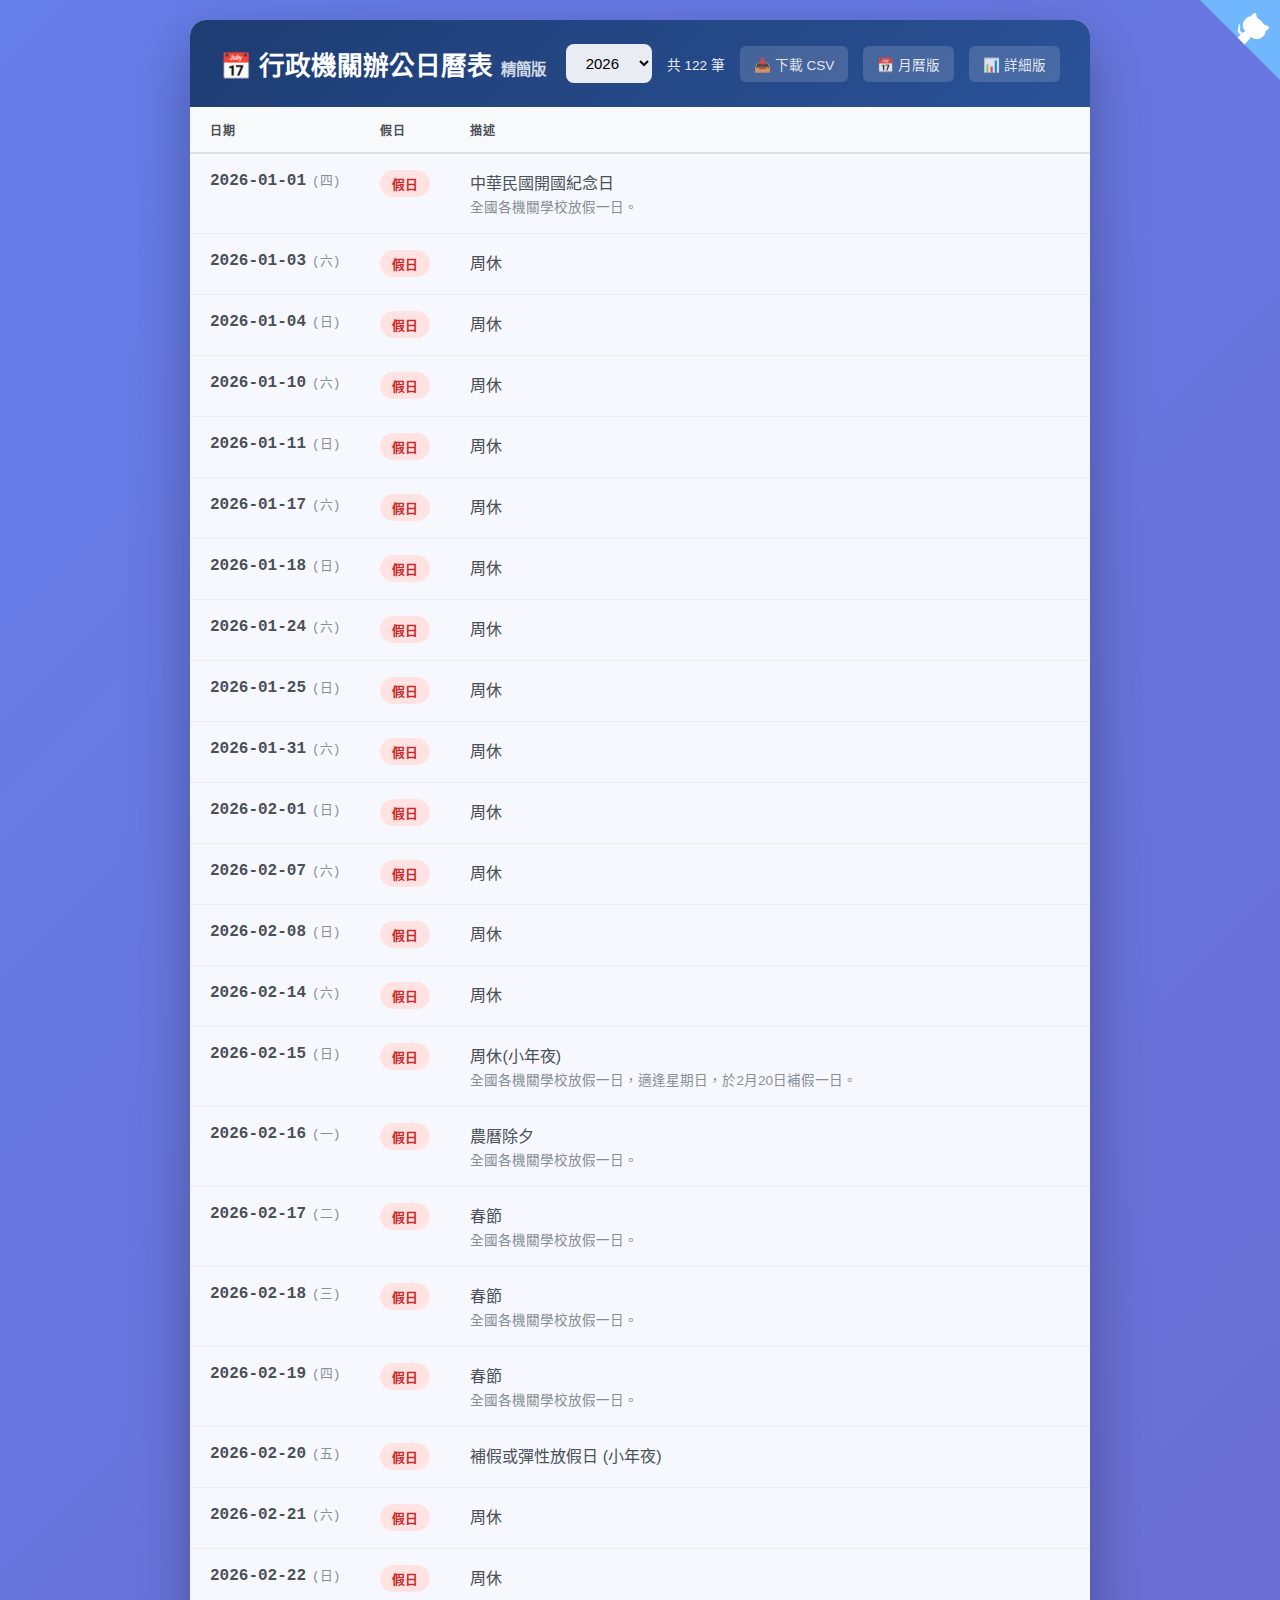
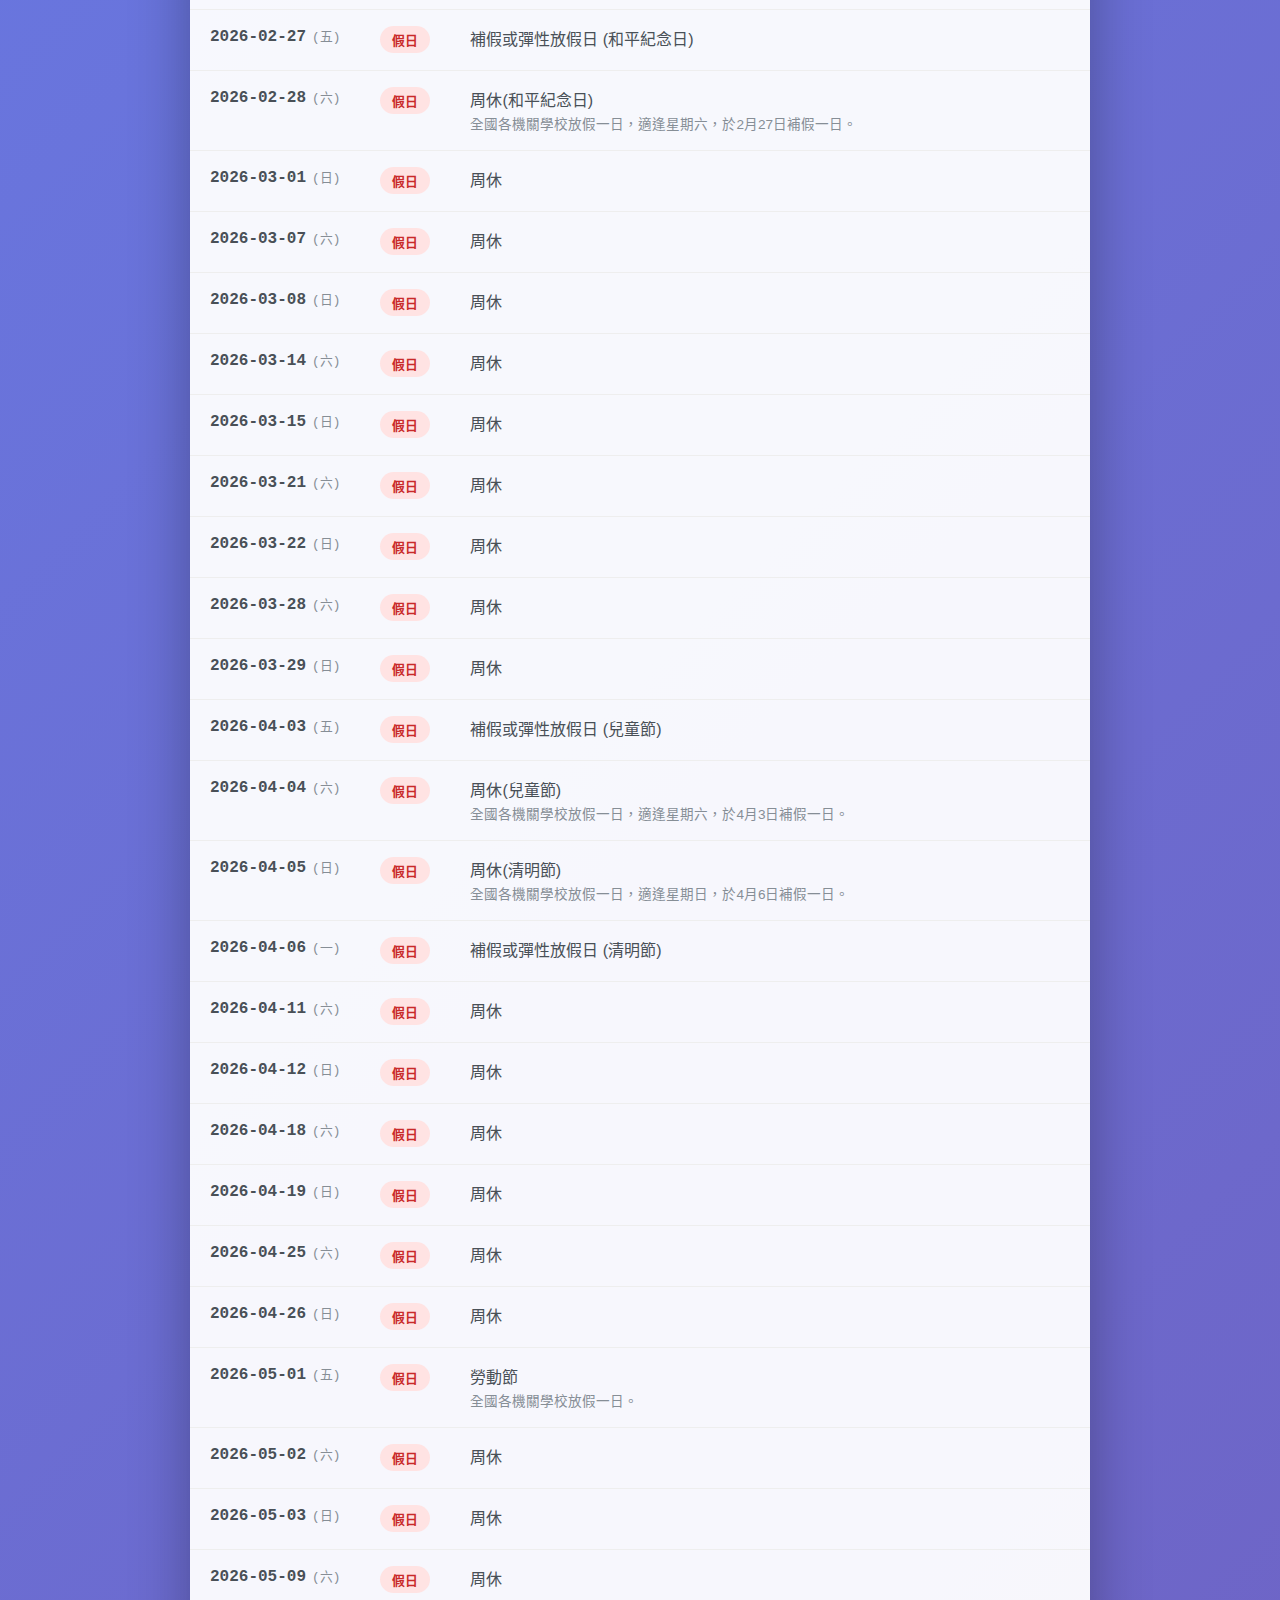
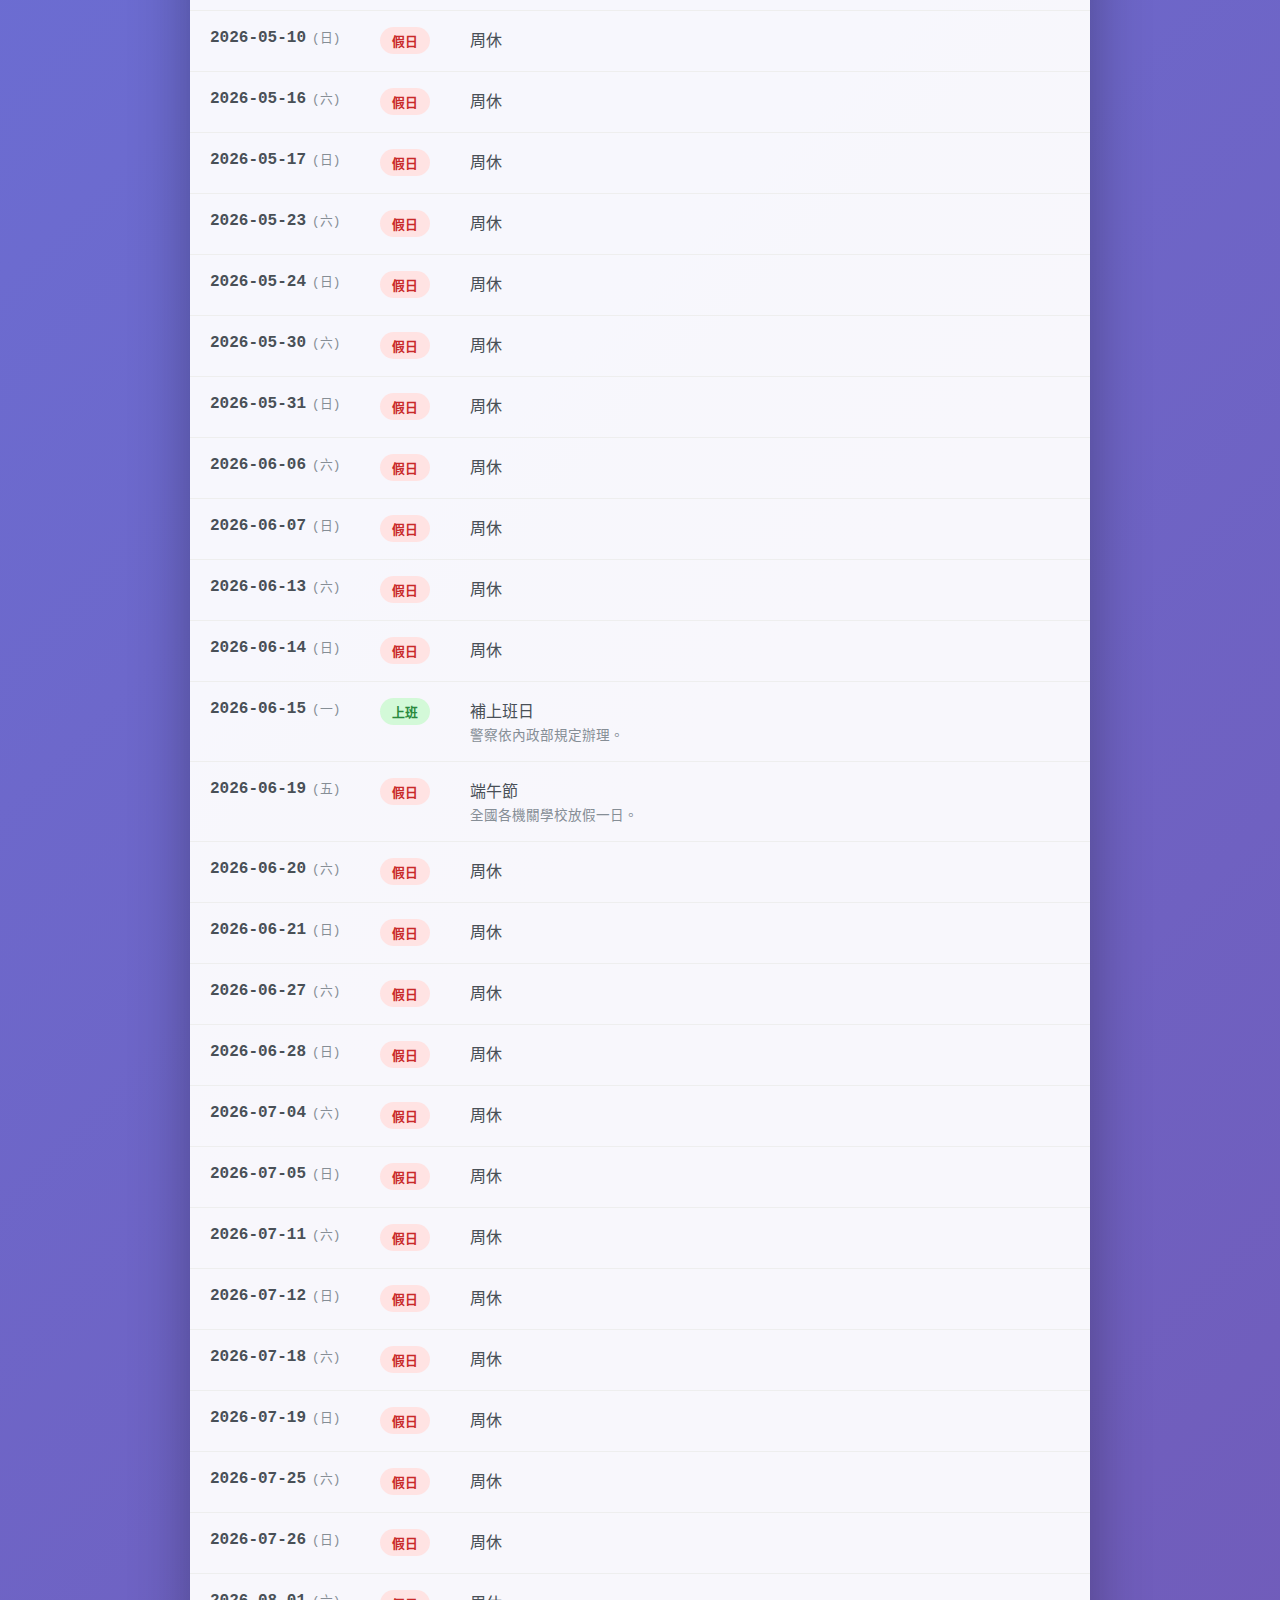
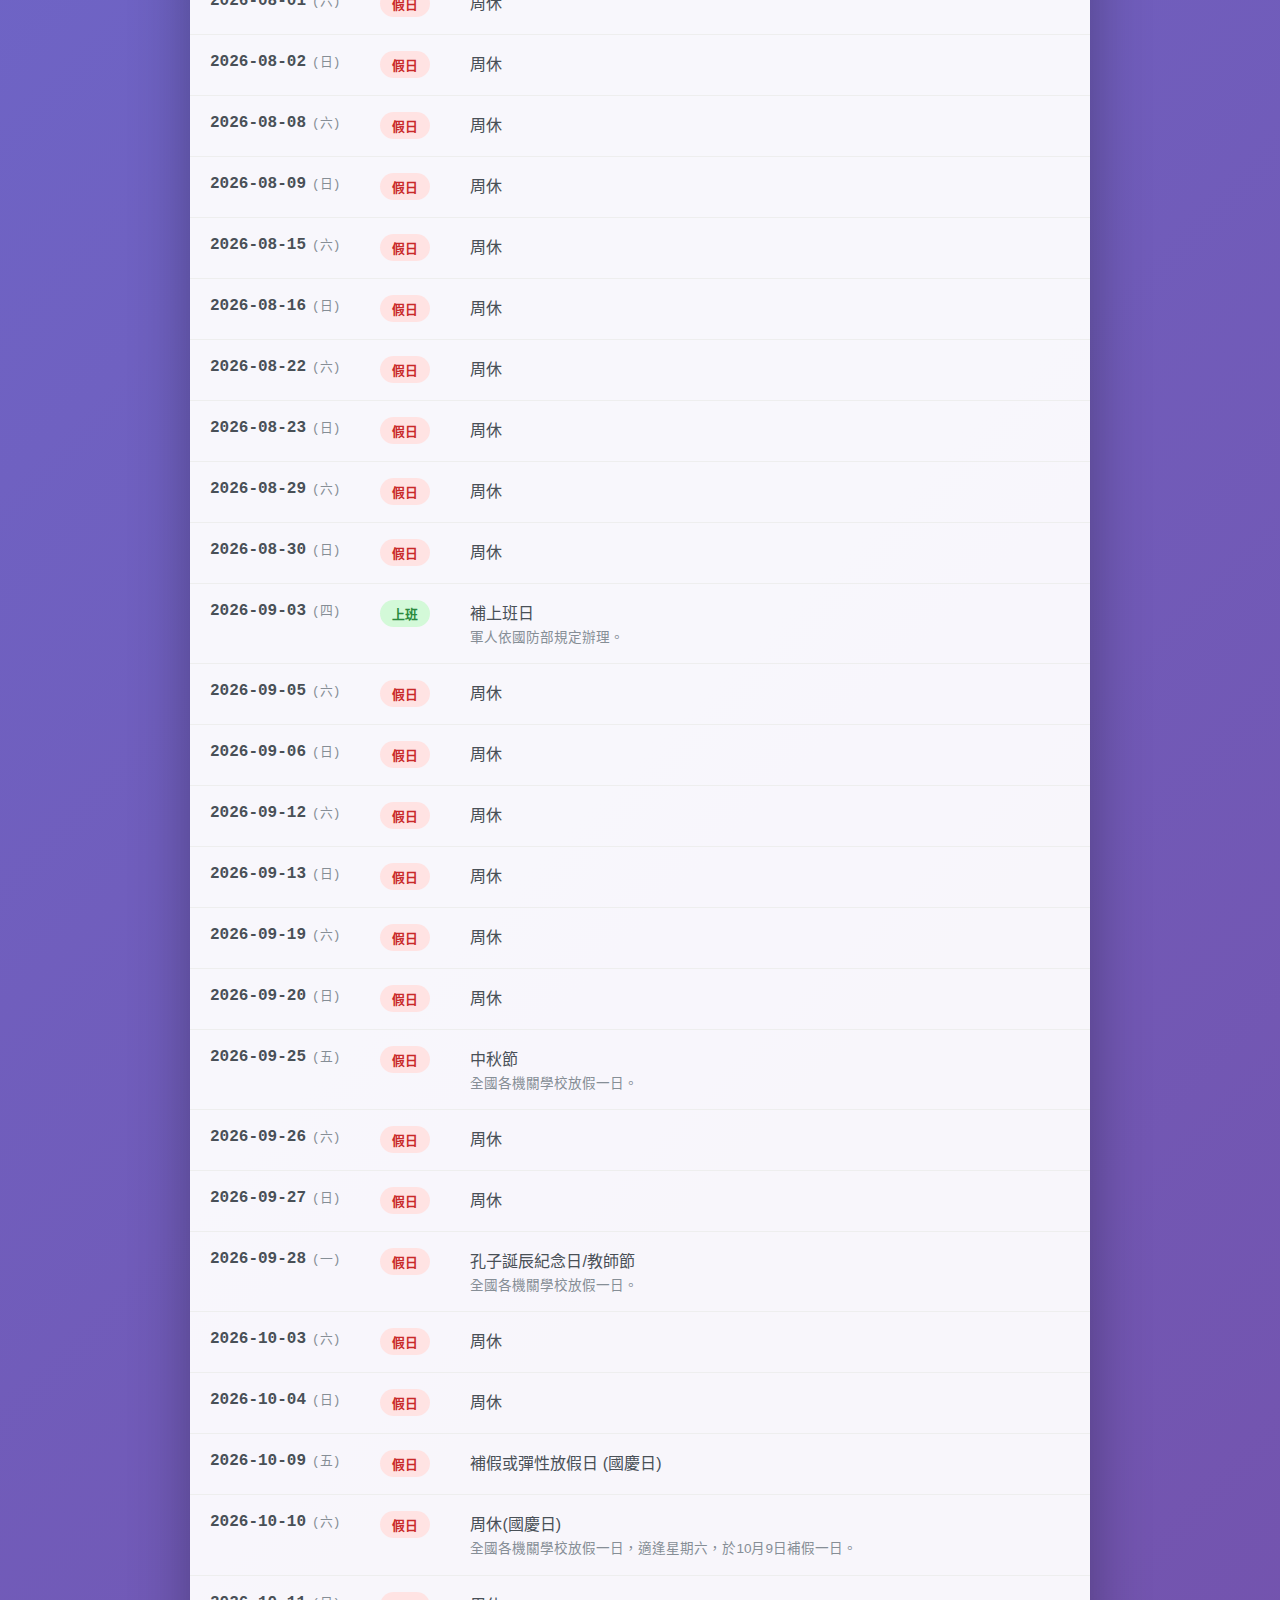
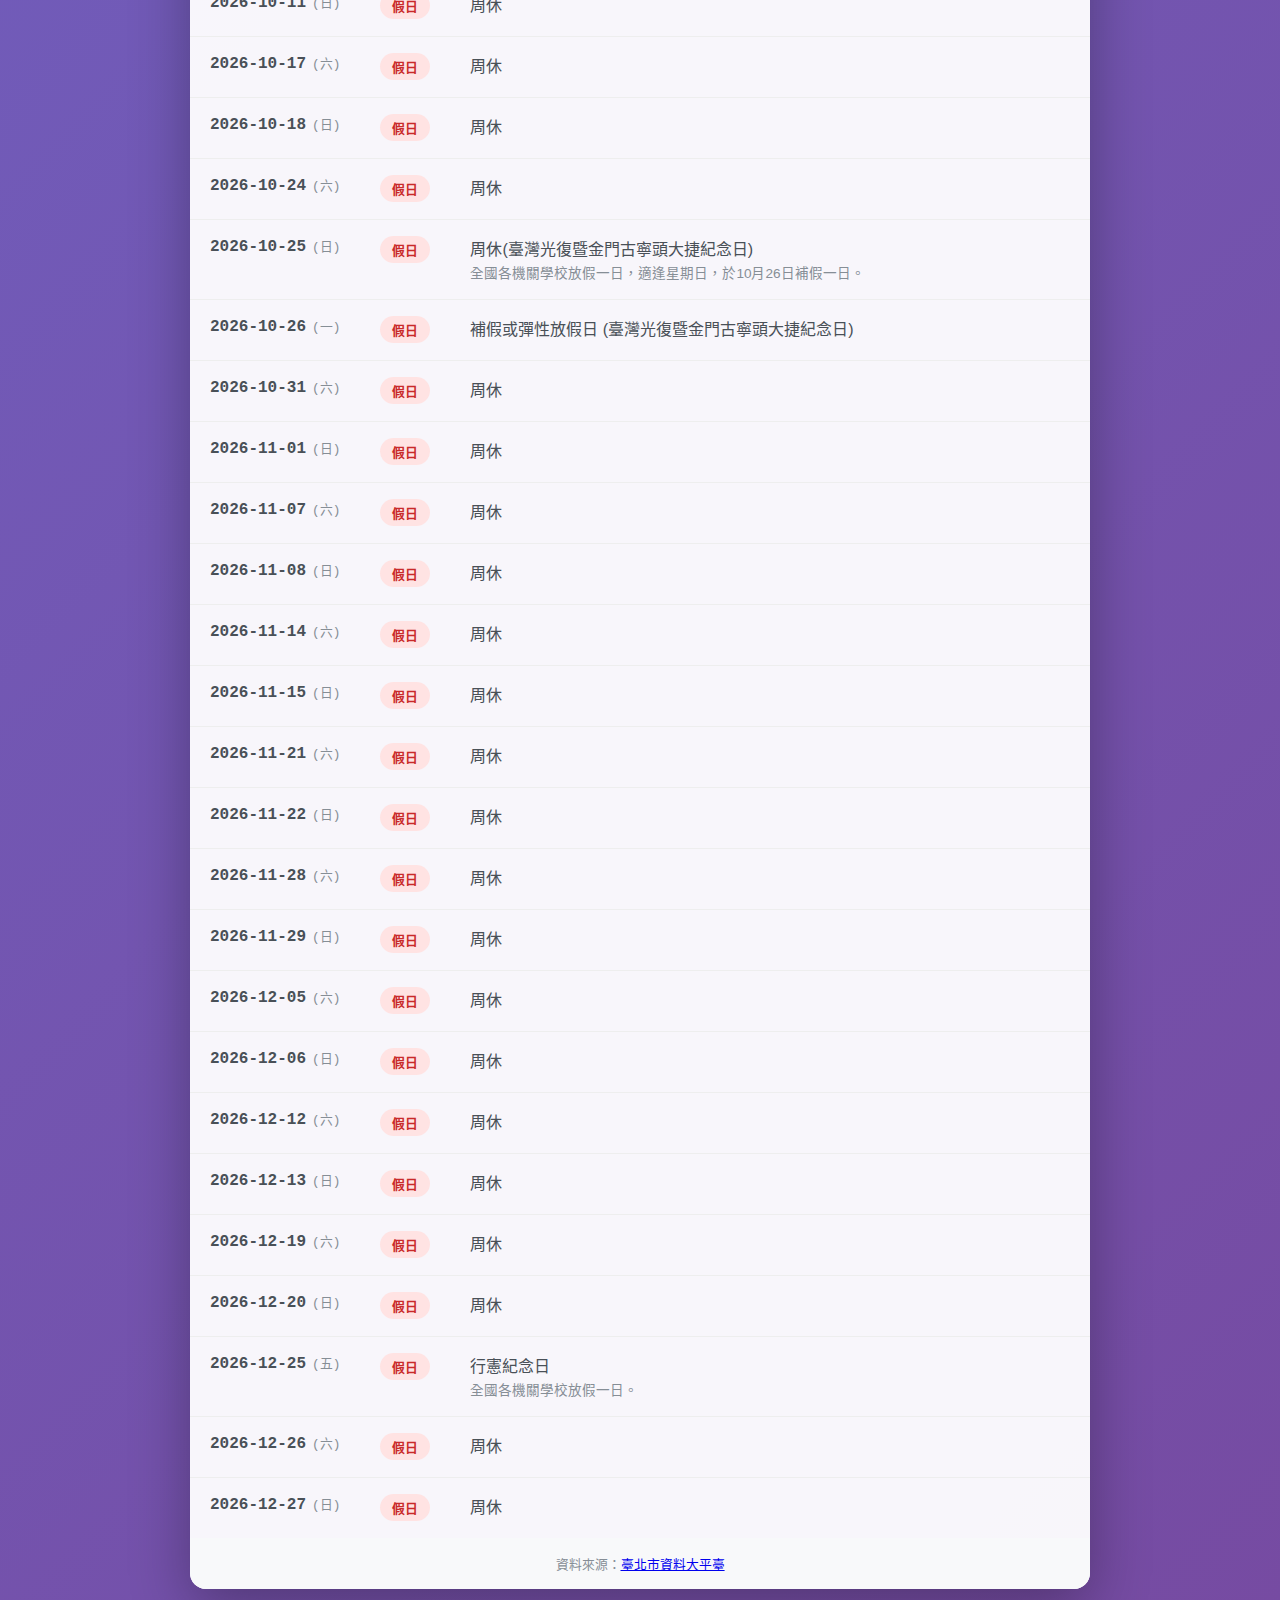
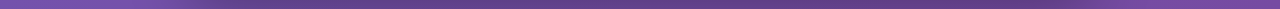
<file: src/main/resources/static/simple.html>
<!DOCTYPE html>
<!--
  行政機關辦公日曆表 - 精簡版 (simple.html)
  功能：
  1. 提供條列式的假日資訊列表。
  2. 整合並簡化假日描述，讓使用者快速閱讀。
  3. 提供 CSV 下載功能 (包含 BOM 處理以支援 Excel)。
-->
<html lang="zh-TW">
  <head>
    <meta charset="UTF-8">
    <meta name="viewport" content="width=device-width, initial-scale=1.0">
    <link rel="icon" href="favicon.svg" type="image/svg+xml">
    <title>行政機關辦公日曆表 - 精簡版</title>
    <!--
      樣式定義區
      使用漸層背景與卡片式設計，強調內容的可讀性。
      包含表格樣式、假日標籤 (Badge) 與響應式調整。
    -->
    <style>
      * {
        box-sizing: border-box;
        margin: 0;
        padding: 0;
      }
      body {
        font-family: -apple-system, BlinkMacSystemFont, "Segoe UI",
          "Microsoft JhengHei", sans-serif;
        background: linear-gradient(135deg, #667eea 0%, #764ba2 100%);
        min-height: 100vh;
        padding: 20px;
      }
      .container {
        max-width: 900px;
        margin: 0 auto;
        background: rgba(255, 255, 255, 0.95);
        border-radius: 16px;
        box-shadow: 0 20px 60px rgba(0, 0, 0, 0.3);
        overflow: hidden;
      }
      .header {
        background: linear-gradient(135deg, #1e3c72 0%, #2a5298 100%);
        color: white;
        padding: 24px 30px;
        display: flex;
        justify-content: space-between;
        align-items: center;
        flex-wrap: wrap;
        gap: 15px;
      }
      .header h1 {
        font-size: 1.6em;
        font-weight: 600;
      }
      .header h1 span {
        font-size: 0.6em;
        opacity: 0.8;
        margin-left: 8px;
      }
      .controls {
        display: flex;
        align-items: center;
        gap: 15px;
        flex-wrap: wrap;
      }
      .controls select {
        padding: 10px 16px;
        font-size: 15px;
        border: none;
        border-radius: 8px;
        background: rgba(255, 255, 255, 0.9);
        cursor: pointer;
        font-weight: 500;
        transition: all 0.2s;
      }
      .controls select:hover {
        background: white;
        transform: translateY(-1px);
      }
      .controls .status {
        font-size: 0.85em;
        opacity: 0.9;
      }
      .nav-link {
        color: rgba(255, 255, 255, 0.85);
        text-decoration: none;
        font-size: 0.85em;
        padding: 8px 14px;
        border-radius: 6px;
        background: rgba(255, 255, 255, 0.15);
        transition: all 0.2s;
      }
      .nav-link:hover {
        background: rgba(255, 255, 255, 0.25);
        color: white;
      }
      .table-container {
        overflow-x: auto;
      }
      table {
        width: 100%;
        border-collapse: collapse;
      }
      th {
        background: #f8f9fa;
        color: #495057;
        font-weight: 600;
        text-transform: uppercase;
        font-size: 0.75em;
        letter-spacing: 0.5px;
        padding: 14px 20px;
        text-align: left;
        border-bottom: 2px solid #dee2e6;
        white-space: nowrap;
      }
      td {
        padding: 16px 20px;
        border-bottom: 1px solid #eee;
        vertical-align: top;
      }
      tr:hover {
        background: #f8f9ff;
      }
      tr:last-child td {
        border-bottom: none;
      }
      .col-date {
        width: 140px;
      }
      .col-holiday {
        width: 70px;
      }
      .date-cell {
        font-family: "SF Mono", "Consolas", monospace;
        font-weight: 600;
        color: #495057;
        white-space: nowrap;
      }
      .date-cell .weekday {
        font-size: 0.8em;
        color: #868e96;
        margin-left: 6px;
        font-weight: 400;
      }
      .holiday-cell {
        text-align: center;
      }
      .holiday-badge {
        display: inline-block;
        padding: 4px 12px;
        border-radius: 20px;
        font-size: 0.8em;
        font-weight: 600;
        white-space: nowrap;
      }
      .holiday-yes {
        background: #ffe3e3;
        color: #c92a2a;
      }
      .holiday-no {
        background: #d3f9d8;
        color: #2b8a3e;
      }
      .desc-cell {
        color: #495057;
        word-break: break-word;
      }
      .desc-cell .main-desc {
        font-weight: 500;
        margin-bottom: 4px;
      }
      .desc-cell .sub-desc {
        font-size: 0.85em;
        color: #868e96;
        line-height: 1.4;
        word-break: break-word;
      }
      .loading {
        text-align: center;
        padding: 60px 20px;
        color: #868e96;
      }
      .loading-spinner {
        display: inline-block;
        width: 30px;
        height: 30px;
        border: 3px solid #e9ecef;
        border-top-color: #667eea;
        border-radius: 50%;
        animation: spin 0.8s linear infinite;
        margin-bottom: 12px;
      }
      @keyframes spin {
        to {
          transform: rotate(360deg);
        }
      }
      .empty-state {
        text-align: center;
        padding: 60px 20px;
        color: #868e96;
      }
      .footer {
        padding: 16px 30px;
        background: #f8f9fa;
        text-align: center;
        font-size: 0.8em;
        color: #868e96;
      }
      @media (max-width: 600px) {
        .header {
          padding: 20px;
        }
        .header h1 {
          font-size: 1.3em;
        }
        th,
        td {
          padding: 12px 14px;
        }
        .date-cell .weekday {
          display: block;
          margin: 4px 0 0;
        }
      }
      /* 回到頂端按鈕樣式 */
      #backToTop {
        position: fixed;
        bottom: 30px;
        right: 30px;
        width: 50px;
        height: 50px;
        background: #1e3c72;
        color: white;
        border-radius: 50%;
        display: flex;
        justify-content: center;
        align-items: center;
        cursor: pointer;
        box-shadow: 0 4px 12px rgba(0, 0, 0, 0.2);
        opacity: 0;
        visibility: hidden;
        transition: all 0.3s ease;
        z-index: 1000;
        border: none;
        outline: none;
      }
      #backToTop.show {
        opacity: 1;
        visibility: visible;
      }
      #backToTop:hover {
        background: #2a5298;
        transform: translateY(-5px);
        box-shadow: 0 6px 16px rgba(0, 0, 0, 0.3);
      }
      #backToTop svg {
        width: 24px;
        height: 24px;
        fill: currentColor;
      }
    </style>
  </head>
  <body>
    <div class="container">
      <!-- 頁首與導航 -->
      <div class="header">
        <h1>📅 行政機關辦公日曆表<span>精簡版</span></h1>
        <div class="controls">
          <select id="yearSelect">
            <option disabled selected>載入中...</option>
          </select>
          <span id="status" class="status"></span>
          <button id="downloadBtn" class="nav-link" style="cursor:pointer; border:none; font-family: inherit;">📥 下載 CSV</button>
          <a href="index.html" class="nav-link">📅 月曆版</a>
          <a href="detail.html" class="nav-link">📊 詳細版</a>
        </div>
      </div>
      
      <!-- 資料表格 -->
      <div class="table-container">
        <table id="dataTable">
          <thead>
            <tr>
              <th class="col-date">日期</th>
              <th class="col-holiday">假日</th>
              <th>描述</th>
            </tr>
          </thead>
          <tbody></tbody>
        </table>
      </div>
      <div class="footer">資料來源：<a href="https://data.taipei/" target="_blank">臺北市資料大平臺</a></div>
    </div>
    
    <!-- 回到頂端按鈕 -->
    <button id="backToTop" aria-label="回到頂端">
      <svg viewBox="0 0 24 24">
        <path d="M7.41 15.41L12 10.83l4.59 4.58L18 14l-6-6-6 6z"></path>
      </svg>
    </button>

    <!-- 應用程式邏輯 -->
    <script>
      // DOM 元素參考
      const yearSelect = document.getElementById("yearSelect");
      const tableBody = document.querySelector("#dataTable tbody");
      const statusEl = document.getElementById("status");
      const downloadBtn = document.getElementById("downloadBtn");
      
      // 常數定義
      const DATA_PATH = "opendata/holiday";
      const WEEKDAYS = ["日", "一", "二", "三", "四", "五", "六"];
      let currentData = [];

      /**
       * 判斷指定日期是否為週末
       */
      function isWeekend(date) {
        const d = date.getDay();
        return d === 0 || d === 6;
      }

      /**
       * 解析 YYYYMMDD 格式字串為 Date 物件
       */
      function parseDate(s) {
        if (!s || s.length !== 8) return null;
        return new Date(+s.slice(0, 4), +s.slice(4, 6) - 1, +s.slice(6, 8));
      }

      /**
       * 格式化日期字串 (YYYY-MM-DD (週X))
       */
      function formatDate(s, date) {
        if (!s || s.length !== 8) return s;
        const wd = date ? WEEKDAYS[date.getDay()] : "";
        return `${s.slice(0, 4)}-${s.slice(4, 6)}-${s.slice(
          6,
          8
        )}<span class="weekday">(${wd})</span>`;
      }

      /**
       * 產生易讀的假日描述 (精簡版核心邏輯)
       * 將原始資料的 category, name, note 整合為 main 與 sub 兩段描述
       * 
       * @returns {Object} { main: 主要描述, sub: 次要描述 }
       */
      function getDescription(item, date) {
        const isHoliday = item.holiday;
        const name = (item.name || "").trim();
        const desc = (item.description || "").trim();
        const note = (item.note || "").trim();
        let main = "";
        
        // 判斷主要顯示文字
        if (!isHoliday) {
          main = "補上班日";
        } else if (isWeekend(date)) {
          main = name ? `周休(${name})` : "周休";
        } else if (!name) {
          main = "補假或彈性放假日";
        } else {
          main = name;
        }

        // 附加關聯備註 (如：於 10/11 補假)
        if (note) {
            main += ` (${note})`;
        }

        return { main, sub: desc };
      }

      /**
       * 初始化：載入年份列表
       */
      async function init() {
        statusEl.textContent = "載入中...";
        try {
          const res = await fetch(`${DATA_PATH}/years.json?t=${new Date().getTime()}`);
          if (!res.ok) throw new Error("無法讀取年份");
          const years = await res.json();
          yearSelect.innerHTML = years
            .map((y) => `<option value="${y}">${y}</option>`)
            .join("");
            
          // 支援 URL 參數指定年份
          const urlParams = new URLSearchParams(window.location.search);
          const urlYear = urlParams.get("year");
          if (urlYear && years.includes(urlYear)) {
            yearSelect.value = urlYear;
          }
          loadData();
        } catch (e) {
          yearSelect.innerHTML = "<option>載入失敗</option>";
          statusEl.textContent = e.message;
        }
      }

      /**
       * 載入選定年份的 JSON 資料
       */
      async function loadData() {
        const year = yearSelect.value;
        if (!year) return;
        statusEl.textContent = "載入中...";
        tableBody.innerHTML =
          '<tr><td colspan="3" class="loading"><div class="loading-spinner"></div><div>載入資料中...</div></td></tr>';
        try {
          const res = await fetch(`${DATA_PATH}/${year}.json?t=${new Date().getTime()}`);
          if (!res.ok) throw new Error(`HTTP ${res.status}`);
          const data = await res.json();
          currentData = data;
          renderTable(data);
          statusEl.textContent = `共 ${data.length} 筆`;
        } catch (e) {
          console.error(e);
          currentData = [];
          tableBody.innerHTML = `<tr><td colspan="3" class="empty-state">載入失敗: ${e.message}</td></tr>`;
        }
      }

      /**
       * 渲染表格內容
       */
      function renderTable(data) {
        if (!data.length) {
          tableBody.innerHTML =
            '<tr><td colspan="3" class="empty-state">無資料</td></tr>';
          return;
        }
        tableBody.innerHTML = data
          .map((item) => {
            const date = parseDate(item.date);
            const { main, sub } = getDescription(item, date);
            const badge = item.holiday ? "holiday-yes" : "holiday-no";
            const badgeText = item.holiday ? "假日" : "上班";
            const subHtml = sub ? `<div class="sub-desc">${sub}</div>` : "";
            return `<tr>
            <td class="date-cell">${formatDate(item.date, date)}</td>
            <td class="holiday-cell"><span class="holiday-badge ${badge}">${badgeText}</span></td>
            <td class="desc-cell"><div class="main-desc">${main}</div>${subHtml}</td>
        </tr>`;
          })
          .join("");
      }

      /**
       * 下載 CSV 功能
       * 1. 轉換資料為 CSV 格式
       * 2. 加入 BOM 標頭解決 Excel 中文亂碼問題
       * 3. 觸發瀏覽器下載
       */
      function downloadCSV() {
        if (!currentData || currentData.length === 0) {
          alert("無資料可下載");
          return;
        }

        const headers = ["日期", "是否放假", "描述"];
        const csvContent = [
            headers.join(","), 
            ...currentData.map(item => {
                const dateObj = parseDate(item.date);
                const dateStr = item.date.replace(/^(\d{4})(\d{2})(\d{2})$/, "$1-$2-$3");
                const isHolidayStr = item.holiday ? "是" : "否";
                
                // 重用 getDescription 邏輯以保持一致性
                const { main, sub } = getDescription(item, dateObj);
                let fullDesc = main;
                if (sub) fullDesc += ` (${sub})`;
                
                // 處理 CSV 特殊字元 (逗號、換行、雙引號)
                const escapeCsv = (field) => {
                  if (field == null) return "";
                  const stringField = String(field);
                  if (stringField.includes(",") || stringField.includes("\n") || stringField.includes('"')) {
                    return `"${stringField.replace(/"/g, '""')}"`;
                  }
                  return stringField;
                };

                return [dateStr, isHolidayStr, escapeCsv(fullDesc)].join(",");
            })
        ].join("\n");

        // 加入 BOM 以支援 Excel 中文顯示
        const blob = new Blob(["\ufeff" + csvContent], { type: "text/csv;charset=utf-8;" });
        const url = URL.createObjectURL(blob);
        const link = document.createElement("a");
        link.setAttribute("href", url);
        link.setAttribute("download", `holiday_simple_${yearSelect.value}.csv`);
        link.style.visibility = "hidden";
        document.body.appendChild(link);
        link.click();
        document.body.removeChild(link);
      }

      // 事件綁定
      yearSelect.addEventListener("change", loadData);
      downloadBtn.addEventListener("click", downloadCSV);
      
      // 回到頂端功能
      const backToTopBtn = document.getElementById("backToTop");
      window.addEventListener("scroll", () => {
        if (window.scrollY > 100) {
          backToTopBtn.classList.add("show");
        } else {
          backToTopBtn.classList.remove("show");
        }
      });
      backToTopBtn.addEventListener("click", () => {
        window.scrollTo({
          top: 0,
          behavior: "smooth"
        });
      });

      // 啟動程式
      init();
    </script>
  </body>
  <!-- GitHub Corner圖示 -->
  <a
    href="https://github.com/vancetang/taiwan-office-calendar"
    class="github-corner"
    aria-label="View source on GitHub"
    ><svg
      width="80"
      height="80"
      viewBox="0 0 250 250"
      style="
        fill: #70b7fd;
        color: #fff;
        position: absolute;
        top: 0;
        border: 0;
        right: 0;
      "
      aria-hidden="true"
    >
      <path d="M0,0 L115,115 L130,115 L142,142 L250,250 L250,0 Z" />
      <path
        d="M128.3,109.0 C113.8,99.7 119.0,89.6 119.0,89.6 C122.0,82.7 120.5,78.6 120.5,78.6 C119.2,72.0 123.4,76.3 123.4,76.3 C127.3,80.9 125.5,87.3 125.5,87.3 C122.9,97.6 130.6,101.9 134.4,103.2"
        fill="currentColor"
        style="transform-origin: 130px 106px"
        class="octo-arm"
      />
      <path
        d="M115.0,115.0 C114.9,115.1 118.7,116.5 119.8,115.4 L133.7,101.6 C136.9,99.2 139.9,98.4 142.2,98.6 C133.8,88.0 127.5,74.4 143.8,58.0 C148.5,53.4 154.0,51.2 159.7,51.0 C160.3,49.4 163.2,43.6 171.4,40.1 C171.4,40.1 176.1,42.5 178.8,56.2 C183.1,58.6 187.2,61.8 190.9,65.4 C194.5,69.0 197.7,73.2 200.1,77.6 C213.8,80.2 216.3,84.9 216.3,84.9 C212.7,93.1 206.9,96.0 205.4,96.6 C205.1,102.4 203.0,107.8 198.3,112.5 C181.9,128.9 168.3,122.5 157.7,114.1 C157.9,116.9 156.7,120.9 152.7,124.9 L141.0,136.5 C139.8,137.7 141.6,141.9 141.8,141.8 Z"
        fill="currentColor"
        class="octo-body"
      /></svg></a
  ><style>
    .github-corner:hover .octo-arm {
      animation: octocat-wave 560ms ease-in-out;
    }
    @keyframes octocat-wave {
      0%,
      100% {
        transform: rotate(0);
      }
      20%,
      60% {
        transform: rotate(-25deg);
      }
      40%,
      80% {
        transform: rotate(10deg);
      }
    }
    @media (max-width: 500px) {
      .github-corner:hover .octo-arm {
        animation: none;
      }
      .github-corner .octo-arm {
        animation: octocat-wave 560ms ease-in-out;
      }
    }
  </style>
</html>
</file>
<file: src/main/resources/static/css/common.css>
/* 
  全域共用樣式 (common.css)
  包含字體、變數、GitHub Corner 與回到頂端按鈕 
*/

:root {
  --primary: #1a73e8;
  --primary-hover: #1557b0;
  --text: #424242;
  --text-light: #757575;
  --border: #e0e0e0;
  --weekend: #fafafa;
  --holiday: #c62828;
  --bg: #ffffff;
  --card-bg: #ffffff;
  --header-bg: #ffffff;
  --calendar-bg: #ffffff;
  --day-bg: #ffffff;
  --day-hover: #f5f5f5;
  --shadow: rgba(0, 0, 0, 0.1);
}

[data-theme="dark"] {
  --primary: #8ab4f8;
  --primary-hover: #aecbfa;
  --text: #e8eaed;
  --text-light: #9aa0a6;
  --border: #3c4043;
  --weekend: #2d2e30;
  --holiday: #f28b82;
  --bg: #202124;
  --card-bg: #292a2d;
  --header-bg: #292a2d;
  --calendar-bg: #292a2d;
  --day-bg: #2d2e30;
  --day-hover: #3c4043;
  --shadow: rgba(0, 0, 0, 0.3);
}

* {
  box-sizing: border-box;
  margin: 0;
  padding: 0;
}

body {
  font-family: -apple-system, BlinkMacSystemFont, "Segoe UI", "Google Sans", "Microsoft JhengHei", Arial, sans-serif;
  color: var(--text);
  line-height: 1.5;
  background: var(--bg);
  transition: background 0.3s ease, color 0.3s ease;
}

/* 回到頂端按鈕 */
#backToTop {
  position: fixed;
  bottom: 30px;
  right: 30px;
  width: 50px;
  height: 50px;
  background: var(--primary);
  color: white;
  border-radius: 50%;
  display: flex;
  justify-content: center;
  align-items: center;
  cursor: pointer;
  box-shadow: 0 4px 12px rgba(0, 0, 0, 0.2);
  opacity: 0;
  visibility: hidden;
  transition: all 0.3s ease;
  z-index: 1000;
  border: none;
  outline: none;
}

#backToTop.show {
  opacity: 1;
  visibility: visible;
}

#backToTop:hover {
  background: var(--primary-hover);
  transform: translateY(-5px);
  box-shadow: 0 6px 16px rgba(0, 0, 0, 0.3);
}

#backToTop svg {
  width: 24px;
  height: 24px;
  fill: currentColor;
}

/* GitHub Corner */
.github-corner:hover .octo-arm {
  animation: octocat-wave 560ms ease-in-out;
}

@keyframes octocat-wave {
  0%, 100% { transform: rotate(0); }
  20%, 60% { transform: rotate(-25deg); }
  40%, 80% { transform: rotate(10deg); }
}

@media (max-width: 500px) {
  .github-corner:hover .octo-arm { animation: none; }
  .github-corner .octo-arm { animation: octocat-wave 560ms ease-in-out; }
}
</file>
<file: src/main/resources/static/css/index.css>
/* 月曆版專屬樣式 (index.css) */

:root {
  --primary-light: #e8f0fe;
  --holiday-bg: #ffebee;
  --workday: #2e7d32;
  --workday-bg: #e8f5e9;
  --weekend-tag: #78909c;
  --weekend-tag-bg: #eceff1;
  --adjusted: #6a1b9a;
  --adjusted-bg: #f3e5f5;
  --special: #ef6c00;
  --special-bg: #fff3e0;
  --today: #1565c0;
  --today-bg: #e3f2fd;
}

[data-theme="dark"] {
  --primary-light: #1a73e8;
  --holiday-bg: #3d2b2b;
  --workday: #81c995;
  --workday-bg: #1e3a2f;
  --weekend-tag: #90a4ae;
  --weekend-tag-bg: #2d2e30;
  --adjusted: #b39ddb;
  --adjusted-bg: #2d1b4e;
  --special: #ffb74d;
  --special-bg: #3d2b1f;
  --today: #64b5f6;
  --today-bg: #1a3a5c;
}

.container {
  max-width: 1200px;
  margin: 0 auto;
  padding: 16px;
  background: var(--bg);
  min-height: 100vh;
  border-radius: 8px;
  transition: background 0.3s ease;
}

/* 頁首標題與導航 */
.header {
  display: flex;
  flex-wrap: wrap;
  align-items: center;
  gap: 16px;
  margin-bottom: 20px;
  padding-bottom: 16px;
  border-bottom: 1px solid var(--border);
  background: var(--header-bg);
  border-radius: 8px;
  padding: 16px;
  transition: background 0.3s ease, border-color 0.3s ease;
}

.header h1 {
  font-size: 22px;
  font-weight: 400;
  color: var(--text);
  flex: 1;
}

.header h1 span {
  font-size: 14px;
  color: var(--primary);
  background: var(--primary-light);
  padding: 4px 10px;
  border-radius: 12px;
  margin-left: 8px;
}

/* 控制按鈕區 */
.controls {
  display: flex;
  align-items: center;
  gap: 8px;
  flex-wrap: wrap;
}

.nav-btn {
  background: none;
  border: 1px solid var(--border);
  border-radius: 4px;
  padding: 8px 16px;
  cursor: pointer;
  font-size: 14px;
  color: var(--text);
  transition: background 0.3s ease;
}

.nav-btn:hover {
  background: var(--weekend);
  transition: background 0.3s ease;
}

.nav-btn.primary {
  background: var(--primary);
  color: #fff;
  border-color: var(--primary);
}

.nav-btn.primary:hover {
  background: var(--primary-hover);
}

select {
  padding: 8px 12px;
  border: 1px solid var(--border);
  border-radius: 4px;
  font-size: 14px;
  cursor: pointer;
  background: var(--bg);
  color: var(--text);
  transition: background 0.3s ease;
}

/* 黑色模式切換按鈕 */
.theme-toggle {
  background: none;
  border: 1px solid var(--border);
  border-radius: 4px;
  padding: 8px 12px;
  cursor: pointer;
  font-size: 18px;
  color: var(--text);
  transition: background 0.3s ease;
  display: flex;
  align-items: center;
  justify-content: center;
  min-width: 40px;
}

.theme-toggle:hover {
  background: var(--weekend);
  transition: background 0.3s ease;
}

.theme-icon {
  display: flex;
  align-items: center;
  justify-content: center;
}

/* 右上角切換連結 */
.nav-links {
  display: flex;
  gap: 8px;
  margin-left: auto;
}

.nav-link {
  text-decoration: none;
  color: var(--primary);
  font-size: 14px;
  padding: 8px 12px;
  border-radius: 4px;
  transition: background 0.3s ease;
}

.nav-link:hover {
  background: var(--primary-light);
  transition: background 0.3s ease;
}

/* 月曆主體 */
.calendar {
  border: 1px solid var(--border);
  border-radius: 8px;
  overflow: hidden;
  background: var(--calendar-bg);
  transition: background 0.3s ease, border-color 0.3s ease;
}

.calendar-header {
  display: grid;
  grid-template-columns: repeat(7, 1fr);
  background: var(--weekend);
  border-bottom: 1px solid var(--border);
  transition: background 0.3s ease;
}

.calendar-header div {
  padding: 12px;
  text-align: center;
  font-size: 14px;
  font-weight: 500;
  color: var(--text-light);
  text-transform: uppercase;
}

.calendar-header div:first-child,
.calendar-header div:last-child {
  color: var(--holiday);
}

.calendar-grid {
  display: grid;
  grid-template-columns: repeat(7, 1fr);
  height: auto;
  min-height: 480px;
  transition: background 0.3s ease;
}

.calendar-grid.weeks-5 { grid-template-rows: repeat(5, 1fr); }
.calendar-grid.weeks-6 { grid-template-rows: repeat(6, 1fr); }

.day-cell {
  border-right: 1px solid var(--border);
  border-bottom: 1px solid var(--border);
  padding: 4px;
  position: relative;
  cursor: default;
  overflow: hidden;
  min-height: 100px;
  background: var(--day-bg);
  transition: background 0.3s ease, border-color 0.3s ease;
}

.day-cell:nth-child(7n) { border-right: none; }
.day-cell.other-month { background: var(--day-hover); }
.day-cell.other-month .day-number { color: var(--text-light); }
.day-cell.weekend { background: var(--weekend); }
.day-cell.today .day-number {
  background: var(--today);
  color: #fff;
}

.day-number {
  display: inline-flex;
  align-items: center;
  justify-content: center;
  width: 28px;
  height: 28px;
  font-size: 14px;
  font-weight: 500;
  border-radius: 50%;
  margin-bottom: 2px;
}

.day-events {
  font-size: 12px;
  line-height: 1.4;
}

.event {
  padding: 2px 4px;
  border-radius: 3px;
  margin-bottom: 2px;
  white-space: nowrap;
  overflow: hidden;
  text-overflow: ellipsis;
  transition: background 0.3s ease, color 0.3s ease;
}

.event.holiday { background: var(--holiday-bg); color: var(--holiday); }
.event.workday { background: var(--workday-bg); color: var(--workday); }
.event.weekend { background: transparent; color: var(--text-light); font-weight: 400; }
.event.weekend-special { background: var(--special-bg); color: var(--special); border: 1px dashed var(--special); font-weight: 500; }
.event.adjusted { background: var(--adjusted-bg); color: var(--adjusted); }
.event.special { background: var(--special-bg); color: var(--special); }

/* 圖例說明 */
.legend {
  display: flex;
  gap: 16px;
  margin-top: 16px;
  padding: 12px;
  background: var(--weekend);
  border-radius: 8px;
  flex-wrap: wrap;
  transition: background 0.3s ease;
}

.legend-item {
  display: flex;
  align-items: center;
  gap: 6px;
  font-size: 12px;
  color: var(--text-light);
}

.legend-color {
  width: 12px;
  height: 12px;
  border-radius: 2px;
}

.footer {
  margin-top: 16px;
  text-align: center;
  font-size: 12px;
  color: var(--text-light);
}

.loading {
  display: flex;
  align-items: center;
  justify-content: center;
  min-height: 400px;
  color: var(--text-light);
}

/* Dashboard Styles */
.dashboard {
  display: grid;
  grid-template-columns: repeat(auto-fit, minmax(250px, 1fr));
  gap: 8px;
  margin-bottom: 8px;
  animation: fadeIn 0.5s ease-in;
}

.dashboard-card {
  background: var(--card-bg);
  border: 1px solid var(--border);
  border-radius: 8px;
  padding: 8px 12px;
  display: flex;
  align-items: center;
  gap: 10px;
  box-shadow: 0 1px 2px var(--shadow);
  transition: transform 0.3s ease, background 0.3s ease;
  min-height: 60px;
}

.dashboard-card:hover {
  transform: translateY(-2px);
  box-shadow: 0 4px 8px var(--shadow);
  transition: transform 0.3s ease, box-shadow 0.3s ease;
}

.card-icon {
  font-size: 18px;
  background: var(--weekend);
  width: 36px;
  height: 36px;
  display: flex;
  align-items: center;
  justify-content: center;
  border-radius: 8px;
  flex-shrink: 0;
  transition: background 0.3s ease;
}

.card-content {
  flex: 1;
  display: flex;
  flex-direction: column;
  justify-content: center;
}

.card-title {
  font-size: 11px;
  color: var(--text-light);
  margin-bottom: 2px;
  font-weight: 500;
  line-height: 1;
}

.card-desc {
  font-size: 13px;
  color: var(--text);
  font-weight: 600;
  line-height: 1.2;
}

.card-desc span.highlight {
  color: var(--primary);
  font-size: 15px;
  margin: 0 2px;
}

.progress-container {
  height: 4px;
  background: var(--weekend);
  border-radius: 2px;
  overflow: hidden;
  margin: 4px 0;
  transition: background 0.3s ease;
}

.progress-bar {
  height: 100%;
  background: linear-gradient(90deg, var(--primary), #4285f4);
  border-radius: 4px;
  transition: width 1s ease-out, background 0.3s ease;
}

@keyframes fadeIn {
  from { opacity: 0; transform: translateY(10px); }
  to { opacity: 1; transform: translateY(0); }
}

@media (max-width: 600px) {
  .dashboard { grid-template-columns: 1fr; }
}

@media (max-width: 768px) {
  .day-cell { min-height: 60px; }
  .day-number { width: 24px; height: 24px; font-size: 12px; }
  .header h1 { font-size: 18px; }
}
</file>
